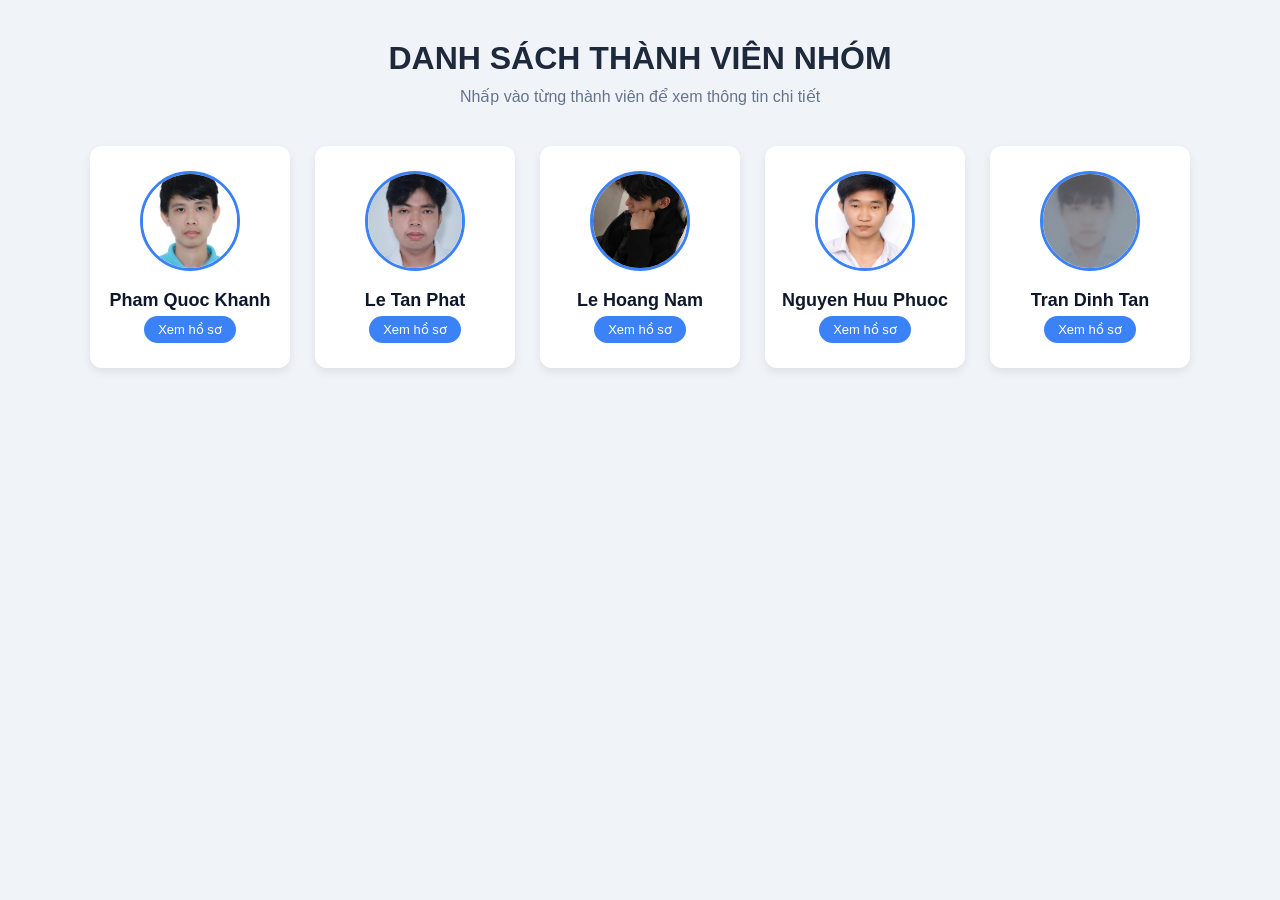
<file: index.html>
<!DOCTYPE html>
<html lang="vi">
<head>
    <meta charset="UTF-8">
    <meta name="viewport" content="width=device-width, initial-scale=1.0">
    <title>Giới Thiệu Nhóm 5 Thành Viên</title>
    <style>
        * {
            box-sizing: border-box;
            margin: 0;
            padding: 0;
            font-family: 'Segoe UI', Tahoma, Geneva, Verdana, sans-serif;
        }

        body {
            background-color: #f0f4f8;
            color: #333;
            text-align: center;
            padding: 40px 20px;
        }

        h1 {
            margin-bottom: 10px;
            color: #1e293b;
        }

        p.subtitle {
            color: #64748b;
            margin-bottom: 40px;
        }

        .team-container {
            display: flex;
            flex-wrap: wrap;
            justify-content: center;
            gap: 25px;
            max-width: 1100px;
            margin: 0 auto;
        }

        .member-card {
            background: #ffffff;
            width: 200px;
            padding: 25px 15px;
            border-radius: 12px;
            box-shadow: 0 4px 10px rgba(0, 0, 0, 0.08);
            text-decoration: none;
            color: inherit;
            transition: transform 0.25s ease, box-shadow 0.25s ease;
        }

        .member-card:hover {
            transform: translateY(-8px);
            box-shadow: 0 8px 20px rgba(0, 0, 0, 0.15);
        }

        .member-card img {
            width: 100px;
            height: 100px;
            border-radius: 50%;
            object-fit: cover;
            border: 3px solid #3b82f6;
            margin-bottom: 15px;
        }

        .member-card h3 {
            font-size: 18px;
            margin-bottom: 5px;
            color: #0f172a;
        }

        .member-card p {
            font-size: 14px;
            color: #64748b;
            margin-bottom: 15px;
        }

        .btn-view {
            display: inline-block;
            padding: 6px 14px;
            background-color: #3b82f6;
            color: #fff;
            border-radius: 20px;
            font-size: 13px;
            font-weight: 500;
        }
    </style>
</head>
<body>

    <h1>DANH SÁCH THÀNH VIÊN NHÓM</h1>
    <p class="subtitle">Nhấp vào từng thành viên để xem thông tin chi tiết</p>

    <div class="team-container">
        <a href="PhamQuocKhanh/thanhvien1.html" class="member-card">
            <img src="anh0.jpg"Avatar 2">
            <h3>Pham Quoc Khanh</h3>
            <span class="btn-view">Xem hồ sơ</span>
        </a>

        <a href="letanphat/letanphat.html" class="member-card">
            <img src="anh2.jpg" alt="Avatar 2">
            <h3>Le Tan Phat</h3>
            <span class="btn-view">Xem hồ sơ</span>
        </a>

        <a href="profile/LêHoàngNam-25050053.html" class="member-card">
            <img src="anh1.jpg" alt="Avatar 3">
            <h3>Le Hoang Nam</h3>
            <span class="btn-view">Xem hồ sơ</span>
        </a>

        <a href="Portflio_nguyen_huu_phuoc/nguyen_huu_phuoc.html" class="member-card">
            <img src="anh3.jpg" alt="Avatar 3">
            <h3>Nguyen Huu Phuoc</h3>
            <span class="btn-view">Xem hồ sơ</span>
        </a>

        <a href="TranDinhTan25050035/index.html" class="member-card">
            <img src="anh4.jpg" alt="Avatar 5">
            <h3>Tran Dinh Tan</h3>
            <span class="btn-view">Xem hồ sơ</span>
        </a>
    </div>

</body>
</html>
</file>
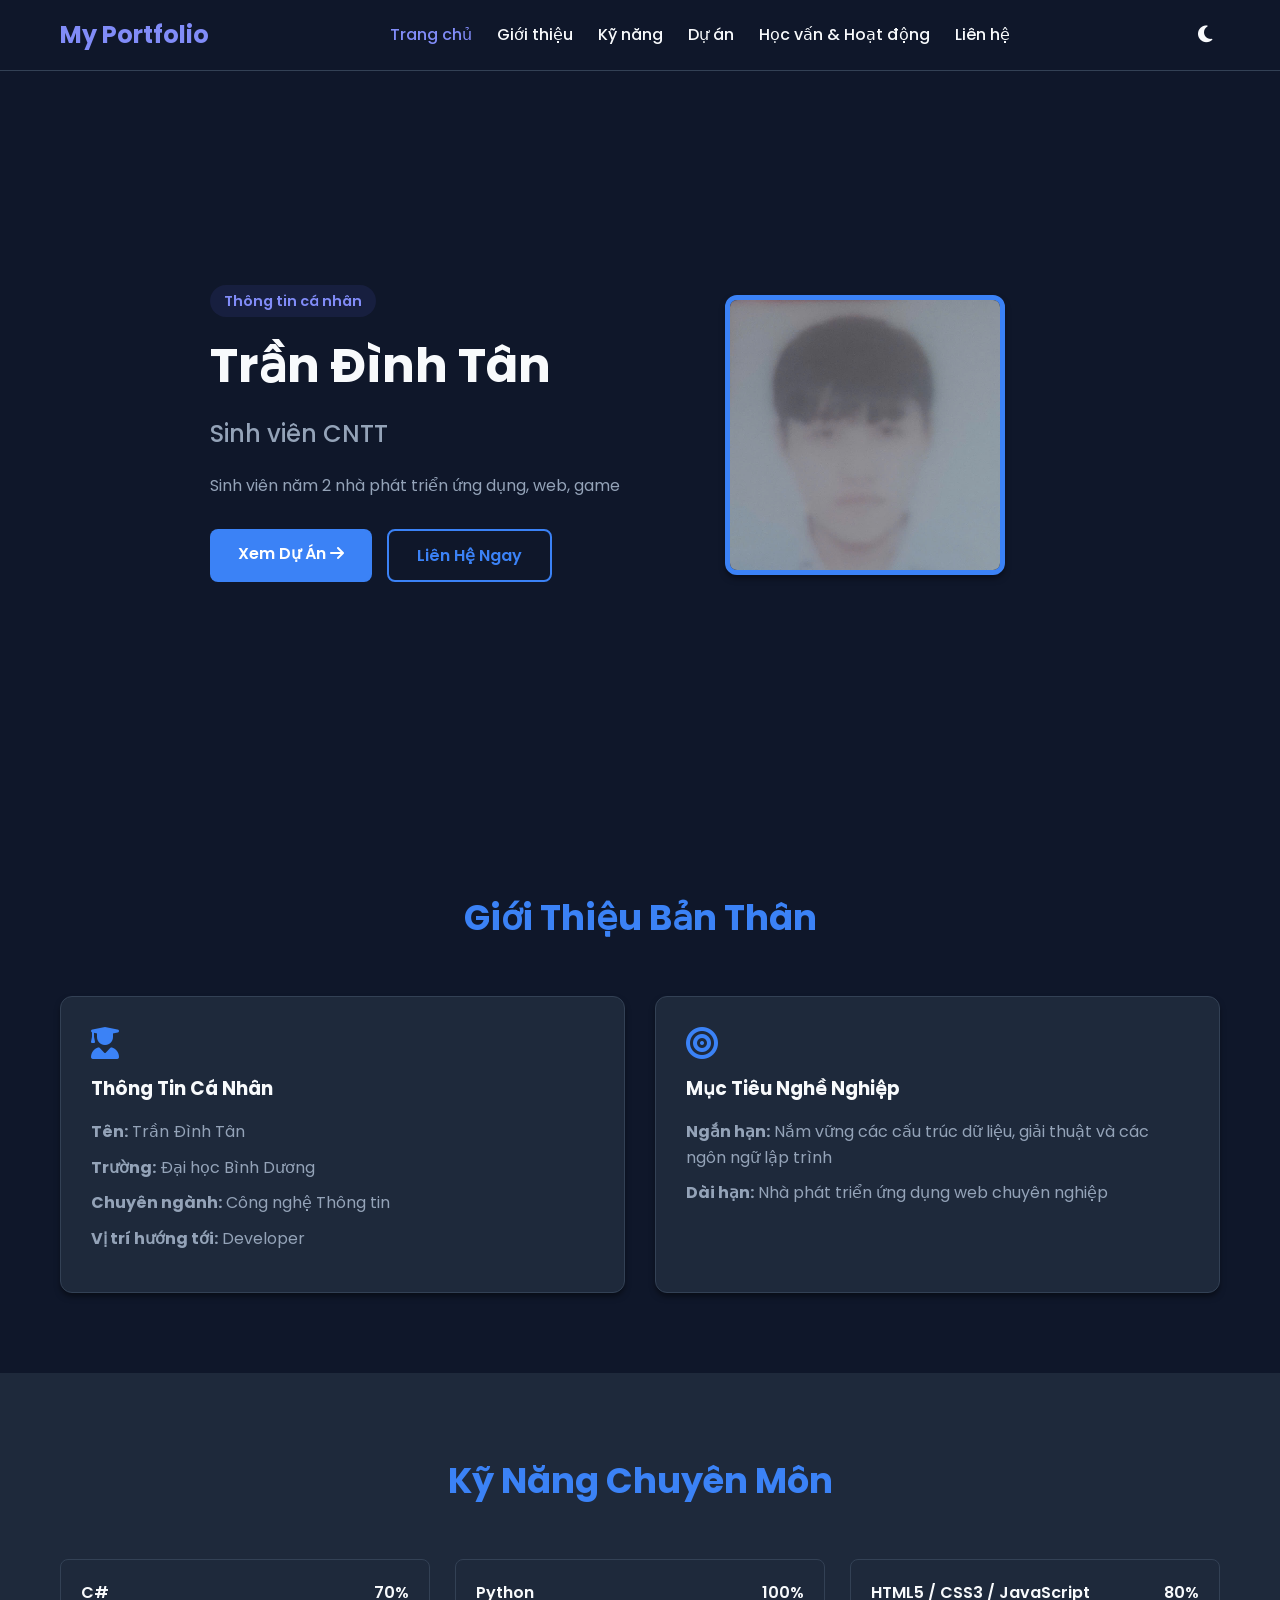
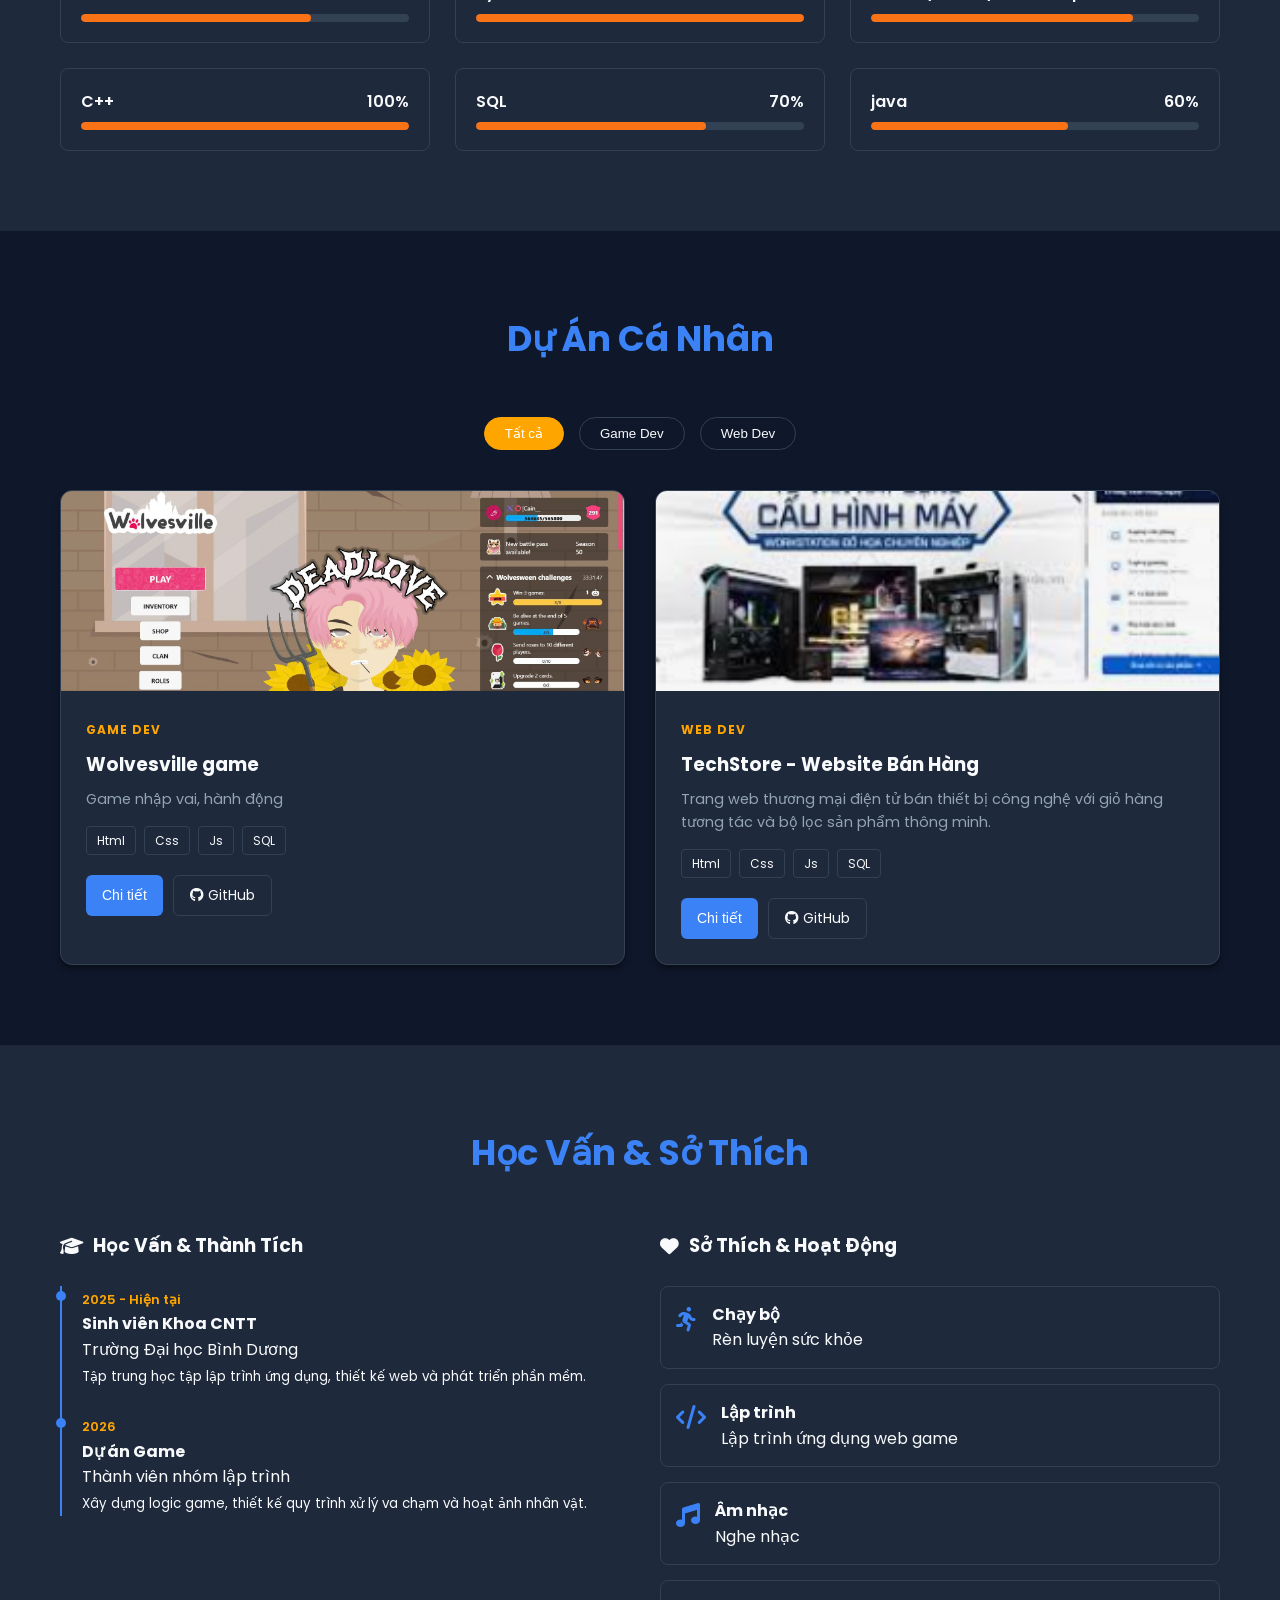
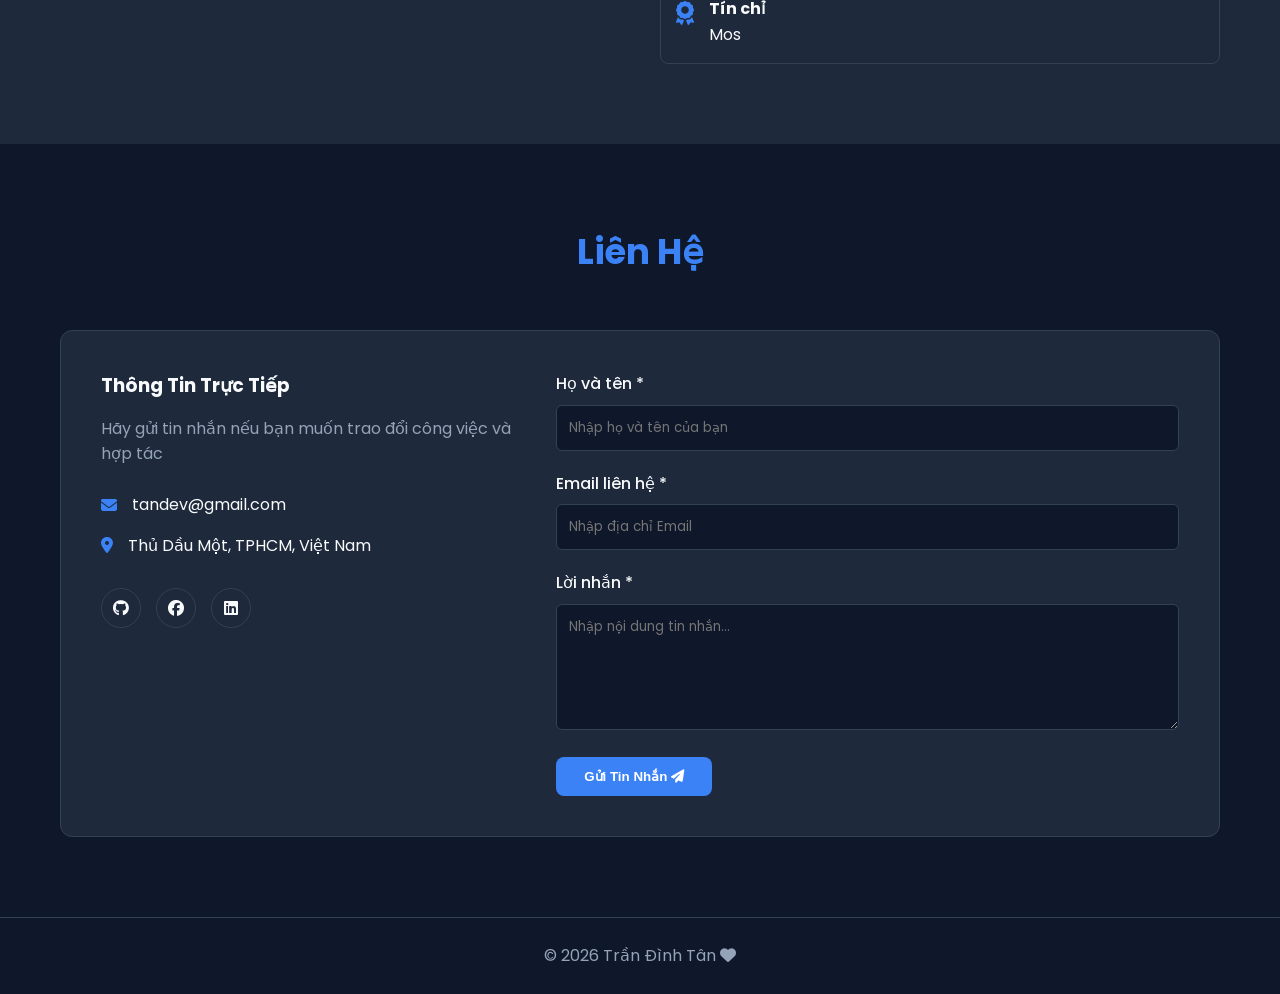
<file: TranDinhTan25050035/index.html>
<!DOCTYPE html>
<html lang="en">
<head>
    <meta charset="UTF-8">
    <meta name="viewport" content="width=device-width, initial-scale=1.0">
    <title>Portfolio</title>
    <link href="https://fonts.googleapis.com/css2?family=Poppins:wght@300;400;500;600;700&display=swap" rel="stylesheet">
    <link rel="stylesheet" href="https://cdnjs.cloudflare.com/ajax/libs/font-awesome/6.4.0/css/all.min.css">
    <link rel="stylesheet" href="styte.css">
</head>
<body class="dark-mode">

    
    <header class="header">
       
        <div class="container nav-container">
            <a href="#home" class="logo"><span>My Portfolio</span></a>
            
            <nav class="navbar" id="navbar">
                <ul>
                    <li><a href="#home" class="nav-link active">Trang chủ</a></li>
                    <li><a href="#about" class="nav-link">Giới thiệu</a></li>
                    <li><a href="#skills" class="nav-link">Kỹ năng</a></li>
                    <li><a href="#projects" class="nav-link">Dự án</a></li>
                    <li><a href="#experience" class="nav-link">Học vấn & Hoạt động</a></li>
                    <li><a href="#contact" class="nav-link">Liên hệ</a></li>
                </ul>
            </nav>

            <div class="nav-actions">
                <button id="theme-toggle" class="theme-btn" aria-label="Đổi giao diện">
                    <i class="fas fa-moon"></i>
                </button>
                <div class="hamburger" id="hamburger">
                    <i class="fas fa-bars"></i>
                </div>
            </div>
        </div>
    </header>

    
    <section id="home" class="hero">
        <div class="container hero-content">
            <div class="hero-text">
                <span class="badge">Thông tin cá nhân</span>
                <h1>Trần Đình Tân</h1>
                <h2>Sinh viên CNTT</h2>
                <p>Sinh viên năm 2 nhà phát triển ứng dụng, web, game</p>
                <div class="hero-btns">
                    <a href="#projects" class="btn btn-primary">Xem Dự Án <i class="fas fa-arrow-right"></i></a>
                    <a href="#contact" class="btn btn-outline">Liên Hệ Ngay</a>
                </div>
            </div>
            <div class="hero-img">
                <div class="img-wrapper">
                    <img src="anhhoso.jpg" alt="hoso">
                </div>
            </div>
        </div>
    </section>

  
    <section id="about" class="about section-padding">
        <div class="container">
            <h2 class="section-title"><span>Giới Thiệu Bản Thân</span></h2>
            <div class="about-grid">
                <div class="about-card">
                    <i class="fas fa-user-graduate icon"></i>
                    <h3>Thông Tin Cá Nhân</h3>
                    <ul>
                        <li><strong>Tên:</strong> Trần Đình Tân</li>
                        <li><strong>Trường:</strong> Đại học Bình Dương</li>
                        <li><strong>Chuyên ngành:</strong> Công nghệ Thông tin</li>
                        <li><strong>Vị trí hướng tới:</strong> Developer </li>
                    </ul>
                </div>

                <div class="about-card">
                    <i class="fas fa-bullseye icon"></i>
                    <h3>Mục Tiêu Nghề Nghiệp</h3>
                    <p><strong>Ngắn hạn:</strong> Nắm vững các cấu trúc dữ liệu, giải thuật và các ngôn ngữ lập trình</p>
                    <p><strong>Dài hạn:</strong> Nhà phát triển ứng dụng web chuyên nghiệp</p>
                </div>
            </div>
        </div>
    </section>


    <section id="skills" class="skills section-padding alt-bg">
        <div class="container">
            <h2 class="section-title"><span>Kỹ Năng Chuyên Môn</span></h2>
            <div class="skills-grid">
                <div class="skill-item">
                    <div class="skill-info">
                        <span>C#</span>
                        <span>70%</span>
                    </div>
                    <div class="progress-bar"><div class="progress" style="width: 70%;"></div></div>
                </div>

                <div class="skill-item">
                    <div class="skill-info">
                        <span>Python</span>
                        <span>100%</span>
                    </div>
                    <div class="progress-bar"><div class="progress" style="width: 100%;"></div></div>
                </div>

                <div class="skill-item">
                    <div class="skill-info">
                        <span>HTML5 / CSS3 / JavaScript</span>
                        <span>80%</span>
                    </div>
                    <div class="progress-bar"><div class="progress" style="width: 80%;"></div></div>
                </div>

                <div class="skill-item">
                    <div class="skill-info">
                        <span>C++</span>
                        <span>100%</span>
                    </div>
                    <div class="progress-bar"><div class="progress" style="width: 100%;"></div></div>
                </div>

                <div class="skill-item">
                    <div class="skill-info">
                        <span>SQL</span>
                        <span>70%</span>
                    </div>
                    <div class="progress-bar"><div class="progress" style="width: 70%;"></div></div>
                </div>

                <div class="skill-item">
                    <div class="skill-info">
                        <span>java</span>
                        <span>60%</span>
                    </div>
                    <div class="progress-bar"><div class="progress" style="width: 60%;"></div></div>
                </div>
            </div>
        </div>
    </section>

    
    <section id="projects" class="projects section-padding">
        <div class="container">
            <h2 class="section-title"><span> Dự Án Cá Nhân</span></h2>
            
            
            <div class="project-filter">
                <button class="filter-btn active" data-filter="all">Tất cả</button>
                <button class="filter-btn" data-filter="game">Game Dev</button>
                <button class="filter-btn" data-filter="web">Web Dev</button>
            </div>

            <div class="projects-grid">
                
                <div class="project-card" data-category="game">
                    <div class="card-img">
                        <img src="anhduan.jpg" alt="game">
                    </div>
                    <div class="card-body">
                        <span class="category-tag">Game Dev</span>
                        <h3>Wolvesville game</h3>
                        <p>Game nhập vai, hành động</p>
                        <div class="tech-stack">
                            <span>Html</span>
                            <span>Css</span>
                            <span>Js</span>
                            <span>SQL</span>
                        </div>
                        <div class="card-links">
                            <button class="btn-sm open-modal-btn" data-modal="modal">Chi tiết</button>
                            <a href="#" class="btn-sm outline" target="_blank"><i class="fab fa-github"></i> GitHub</a>
                        </div>
                    </div>
                </div>

                
                <div class="project-card" data-category="web">
                    <div class="card-img">
                        <img src="anhduan1.png" alt="duan">
                    </div>
                    <div class="card-body">
                        <span class="category-tag">Web Dev</span>
                        <h3>TechStore - Website Bán Hàng</h3>
                        <p>Trang web thương mại điện tử bán thiết bị công nghệ với giỏ hàng tương tác và bộ lọc sản phẩm thông minh.</p>
                        <div class="tech-stack">
                            <span>Html</span>
                            <span>Css</span>
                            <span>Js</span>
                            <span>SQL</span>
                        </div>
                        <div class="card-links">
                            <button class="btn-sm open-modal-btn" data-modal="modal-web">Chi tiết</button>
                            <a href="#" class="btn-sm outline" target="_blank"><i class="fab fa-github"></i> GitHub</a>
                        </div>
                    </div>
                </div>
            </div>
        </div>
    </section>


    <section id="experience" class="experience section-padding alt-bg">
        <div class="container">
            <h2 class="section-title"><span>Học Vấn & Sở Thích</span></h2>
            <div class="exp-grid">
                <div class="exp-column">
                    <h3><i class="fas fa-graduation-cap"></i> Học Vấn & Thành Tích</h3>
                    <div class="timeline">
                        <div class="timeline-item">
                            <span class="date">2025 - Hiện tại</span>
                            <h4>Sinh viên Khoa CNTT</h4>
                            <p>Trường Đại học Bình Dương</p>
                            <small>Tập trung học tập lập trình ứng dụng, thiết kế web và phát triển phần mềm.</small>
                        </div>
                        <div class="timeline-item">
                            <span class="date">2026</span>
                            <h4>Dự án Game</h4>
                            <p>Thành viên nhóm lập trình</p>
                            <small>Xây dựng logic game, thiết kế quy trình xử lý va chạm và hoạt ảnh nhân vật.</small>
                        </div>
                    </div>
                </div>

                <div class="exp-column">
                    <h3><i class="fas fa-heart"></i> Sở Thích & Hoạt Động</h3>
                    <div class="hobbies-list">
                        <div class="hobby-card">
                            <i class="fas fa-running"></i>
                            <div>
                                <h4>Chạy bộ</h4>
                                <p>Rèn luyện sức khỏe</p>
                            </div>
                        </div>
                        <div class="hobby-card">
                            <i class="fas fa-code"></i>
                            <div>
                                <h4>Lập trình</h4>
                                <p>Lập trình ứng dụng web game</p>
                            </div>
                        </div>
                        <div class="hobby-card">
                            <i class="fas fa-music"></i>
                            <div>
                                <h4>Âm nhạc</h4>
                                <p>Nghe nhạc</p>
                            </div>
                        </div>
                        <div class="hobby-card">
                            <i class="fas fa-award"></i>
                            <div>
                                <h4>Tín chỉ</h4>
                                <p>Mos</p>
                            </div>
                        </div>
                    </div>
                </div>
            </div>
        </div>
    </section>

    
    <section id="contact" class="contact section-padding">
        <div class="container">
            <h2 class="section-title"><span>Liên Hệ</span></h2>
            <div class="contact-wrapper">
                <div class="contact-info">
                    <h3>Thông Tin Trực Tiếp</h3>
                    <p>Hãy gửi tin nhắn nếu bạn muốn trao đổi công việc và hợp tác</p>
                    <div class="info-item">
                        <i class="fas fa-envelope"></i>
                        <span>tandev@gmail.com</span>
                    </div>
                    <div class="info-item">
                        <i class="fas fa-location-dot"></i>
                        <span>Thủ Dầu Một, TPHCM, Việt Nam</span>
                    </div>
                    <div class="social-links">
                        <a href="#"><i class="fab fa-github"></i></a>
                        <a href="#"><i class="fab fa-facebook"></i></a>
                        <a href="#"><i class="fab fa-linkedin"></i></a>
                    </div>
                </div>

                <form id="contact-form" class="contact-form" novalidate>
                    <div class="form-group">
                        <label for="name">Họ và tên *</label>
                        <input type="text" id="name" name="name" placeholder="Nhập họ và tên của bạn">
                        <span class="error-msg" id="name-error">Vui lòng nhập họ tên!</span>
                    </div>

                    <div class="form-group">
                        <label for="email">Email liên hệ *</label>
                        <input type="email" id="email" name="email" placeholder="Nhập địa chỉ Email">
                        <span class="error-msg" id="email-error">Vui lòng nhập email hợp lệ!</span>
                    </div>

                    <div class="form-group">
                        <label for="message">Lời nhắn *</label>
                        <textarea id="message" name="message" rows="5" placeholder="Nhập nội dung tin nhắn..."></textarea>
                        <span class="error-msg" id="message-error">Nội dung tin nhắn không được để trống!</span>
                    </div>

                    <button type="submit" class="btn btn-primary">Gửi Tin Nhắn <i class="fas fa-paper-plane"></i></button>
                    <div id="form-success" class="success-msg"><i class="fas fa-check-circle"></i> Tin nhắn của bạn đã được gửi thành công!</div>
                </form>
            </div>
        </div>
    </section>

  
    <footer class="footer">
        <div class="container">
            <p>&copy; 2026 Trần Đình Tân <i class="fas fa-heart text-danger"></i></p>
        </div>
    </footer>

   
    <button id="scroll-to-top" class="scroll-top-btn" aria-label="Lên đầu trang">
        <i class="fas fa-arrow-up"></i>
    </button>

    
  
<div class="modal" id="modal">
    <div class="modal-content">
        <span class="close-modal">&times;</span>
        <h2>Wolvesville Game Web App</h2>
        <img src="anhduan.jpg" alt="Wolvesville Game">
        
        <p><strong>Mô tả chi tiết:</strong> Dự án mô phỏng/phát triển giao diện và cơ chế tương tác của tựa game Ma Sói Wolvesville trên nền tảng Web với đầy đủ menu chức năng và hệ thống nhiệm vụ sinh động.</p>
        
        <p><strong>Công nghệ sử dụng:</strong> HTML5, CSS3, JavaScript , SQL Database.</p>
        
        <h3>Tính năng chính:</h3>
        <ul>
            <li>Giao diện menu chính tương tác: Play, Inventory, Shop, Clan, Roles.</li>
            <li>Hệ thống theo dõi tiến trình nhiệm vụ (Challenges) và Battle Pass.</li>
            <li>Lưu trữ thông tin người dùng và vật phẩm bằng cơ sở dữ liệu SQL.</li>
            <li>Tối ưu trải nghiệm mượt mà, phản hồi nhanh trên trình duyệt.</li>
        </ul>
    </div>
</div>

    

<div class="modal" id="modal-web">
    <div class="modal-content">
        <span class="close-modal">&times;</span>
        <h2>TechStore - Website Bán Hàng & Build PC</h2>
        <img src="anhduan1.png" alt="TechStore Demo" style="width:100%; border-radius:8px; margin: 10px 0;">
        
        <p><strong>Mô tả dự án:</strong> Website thương mại điện tử chuyên kinh doanh thiết bị công nghệ và hỗ trợ công cụ Build PC trực tuyến với giao diện hiện đại, tối ưu trải nghiệm người dùng.</p>
        
        <p><strong>Công nghệ sử dụng:</strong> HTML5, CSS3, JavaScript , SQL Database.</p>
        
        <h3>Tính năng chính:</h3>
        <ul>
            <li>Công cụ hỗ trợ người dùng tự lựa chọn và xây dựng cấu hình PC theo ngân sách.</li>
            <li>Bộ lọc tìm kiếm sản phẩm thông minh theo danh mục (Laptop, PC Gaming, Đồ họa).</li>
            <li>Xử lý giỏ hàng mượt mà, tự động tính tổng tiền không cần tải lại trang.</li>
            <li>Kiểm tra và xác thực dữ liệu đơn hàng (Form Validation) trước khi gửi dữ liệu.</li>
        </ul>
    </div>
</div>


    <script src="script.js"></script>
</body>
</html>
</file>
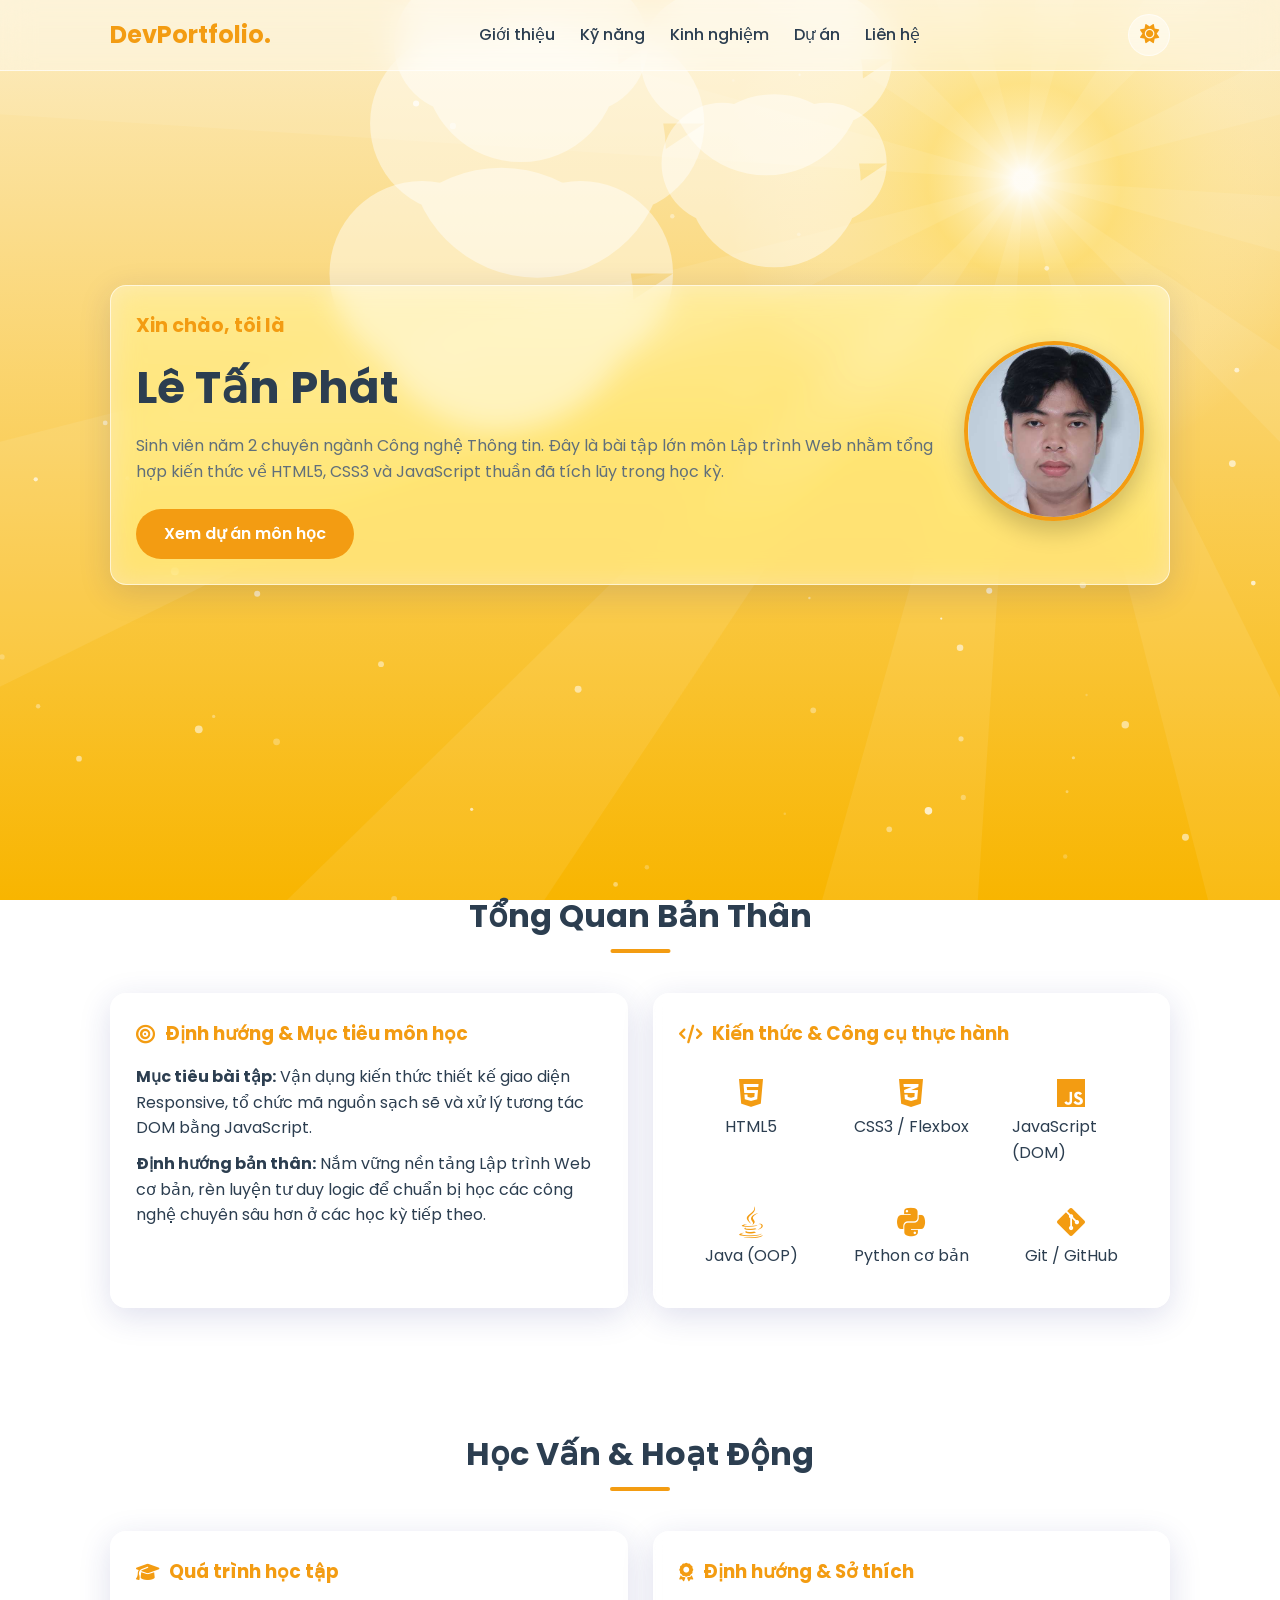
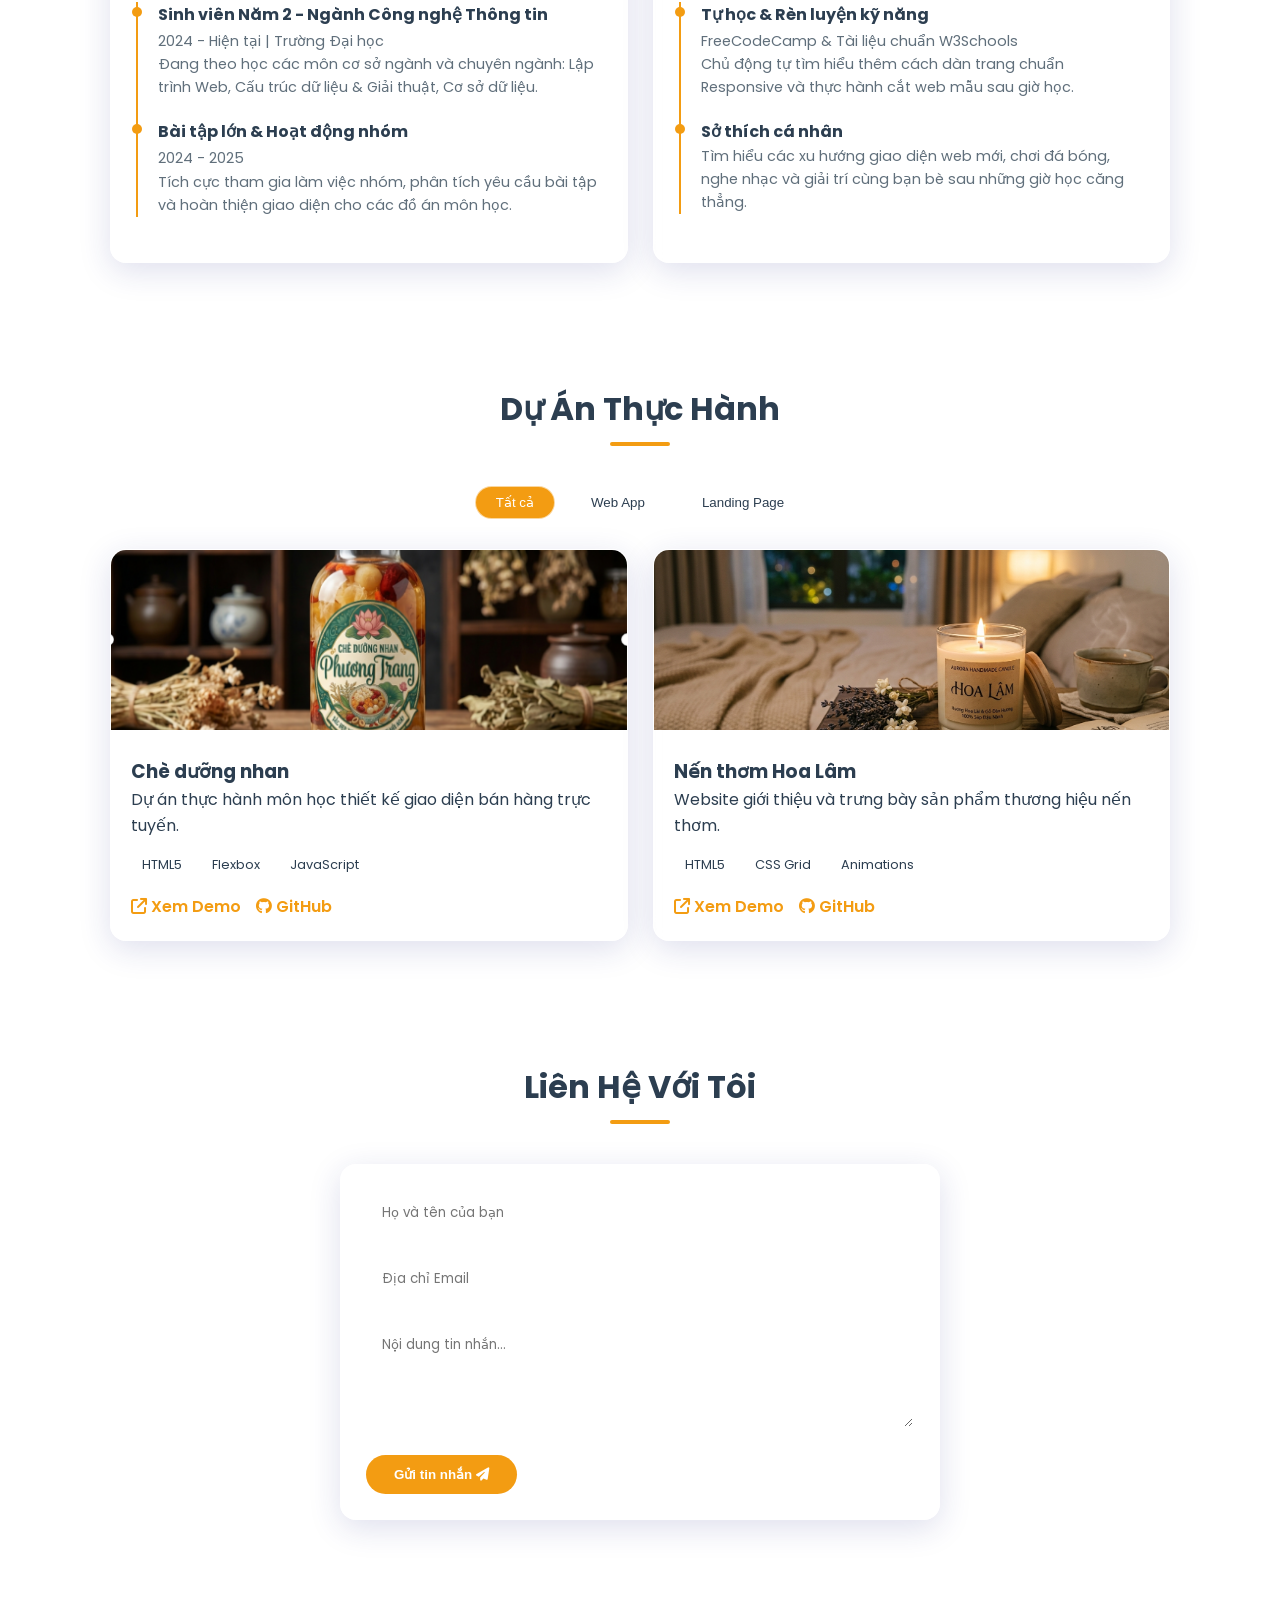
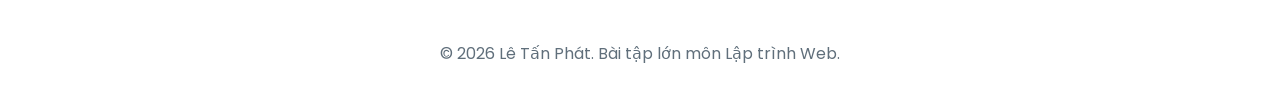
<file: Bài Giữa Kỳ Thiết Kế Web/bài-giữa-kỳ-thiết-kế-web.html>
<!doctype html>
<html lang="vi">
  <head>
    <meta charset="UTF-8" />
    <meta name="viewport" content="width=device-width, initial-scale=1.0" />
    <title>Portfolio Cá Nhân - Lê Tấn Phát</title>

    <!-- Font Awesome Icons CDN -->
    <link
      rel="stylesheet"
      href="https://cdnjs.cloudflare.com/ajax/libs/font-awesome/6.5.1/css/all.min.css"
    />

    <!-- Google Fonts -->
    <link
      href="https://fonts.googleapis.com/css2?family=Poppins:wght@300;400;500;600;700&display=swap"
      rel="stylesheet"
    />

    <!-- File CSS Tách Riêng -->
    <link rel="stylesheet" href="bài-giữa-kỳ-thiết-kế-web.css" />
  </head>
  <body data-theme="sunny">
    <!-- CANVAS HIỆU ỨNG THỜI TIẾT (NẮNG / MƯA) -->
    <canvas id="weatherCanvas"></canvas>

    <!-- HEADER / NAVBAR -->
    <header>
      <div class="container">
        <nav>
          <div class="logo">DevPortfolio.</div>
          <ul class="nav-links" id="navLinks">
            <li><a href="#about">Giới thiệu</a></li>
            <li><a href="#skills">Kỹ năng</a></li>
            <li><a href="#experience">Kinh nghiệm</a></li>
            <li><a href="#projects">Dự án</a></li>
            <li><a href="#contact">Liên hệ</a></li>
          </ul>
          <div class="nav-actions">
            <!-- NÚT BẤM ĐỔI HIỆU ỨNG NẮNG / MƯA -->
            <button
              class="theme-toggle-btn"
              id="themeToggle"
              type="button"
              title="Bấm để đổi Nắng / Mưa"
            >
              <i class="fa-solid fa-sun" id="themeIcon"></i>
            </button>
            <div class="hamburger" id="hamburger">
              <i class="fa-solid fa-bars"></i>
            </div>
          </div>
        </nav>
      </div>
    </header>

    <main class="container">
      <!-- I. GIỚI THIỆU BẢN THÂN (HERO SECTION) -->
      <section id="about" class="hero">
        <div class="hero-content glass-card">
          <div class="hero-text">
            <h3>Xin chào, tôi là</h3>
            <h1>Lê Tấn Phát</h1>
            <p>
              Sinh viên năm 2 chuyên ngành Công nghệ Thông tin. Đây là bài tập
              lớn môn Lập trình Web nhằm tổng hợp kiến thức về HTML5, CSS3 và
              JavaScript thuần đã tích lũy trong học kỳ.
            </p>
            <a href="#projects" class="btn">Xem dự án môn học</a>
          </div>
          <div class="hero-avatar">
            <img
              src="ảnh cá nhân(1).png"
              alt="Ảnh đại diện Lê Tấn Phát"
              class="avatar-img"
              onerror="this.src = 'https://via.placeholder.com/180?text=Avatar'"
            />
          </div>
        </div>
      </section>

      <!-- II. TỔNG QUAN & CÔNG NGHỆ ĐANG HỌC -->
      <section id="skills">
        <h2 class="section-title">Tổng Quan Bản Thân</h2>
        <div class="grid-2">
          <div class="card glass-card">
            <h3>
              <i class="fa-solid fa-bullseye"></i> Định hướng & Mục tiêu môn học
            </h3>
            <p>
              <strong>Mục tiêu bài tập:</strong> Vận dụng kiến thức thiết kế
              giao diện Responsive, tổ chức mã nguồn sạch sẽ và xử lý tương tác
              DOM bằng JavaScript.
            </p>
            <p style="margin-top: 10px">
              <strong>Định hướng bản thân:</strong> Nắm vững nền tảng Lập trình
              Web cơ bản, rèn luyện tư duy logic để chuẩn bị học các công nghệ
              chuyên sâu hơn ở các học kỳ tiếp theo.
            </p>
          </div>

          <div class="card glass-card">
            <h3>
              <i class="fa-solid fa-code"></i> Kiến thức & Công cụ thực hành
            </h3>
            <div class="skills-grid">
              <div class="skill-item">
                <i class="fa-brands fa-html5"></i>
                <div>HTML5</div>
              </div>
              <div class="skill-item">
                <i class="fa-brands fa-css3-alt"></i>
                <div>CSS3 / Flexbox</div>
              </div>
              <div class="skill-item">
                <i class="fa-brands fa-js"></i>
                <div>JavaScript (DOM)</div>
              </div>
              <div class="skill-item">
                <i class="fa-brands fa-java"></i>
                <div>Java (OOP)</div>
              </div>
              <div class="skill-item">
                <i class="fa-brands fa-python"></i>
                <div>Python cơ bản</div>
              </div>
              <div class="skill-item">
                <i class="fa-brands fa-git-alt"></i>
                <div>Git / GitHub</div>
              </div>
            </div>
          </div>
        </div>
      </section>

      <!-- III. HỌC VẤN & QUÁ TRÌNH HỌC TẬP -->
      <section id="experience">
        <h2 class="section-title">Học Vấn & Hoạt Động</h2>
        <div class="grid-2">
          <div class="card glass-card">
            <h3>
              <i class="fa-solid fa-graduation-cap"></i> Quá trình học tập
            </h3>
            <div class="timeline">
              <div class="timeline-item">
                <h4>Sinh viên Năm 2 - Ngành Công nghệ Thông tin</h4>
                <span>2024 - Hiện tại | Trường Đại học</span>
                <p>
                  Đang theo học các môn cơ sở ngành và chuyên ngành: Lập trình
                  Web, Cấu trúc dữ liệu & Giải thuật, Cơ sở dữ liệu.
                </p>
              </div>
              <div class="timeline-item">
                <h4>Bài tập lớn & Hoạt động nhóm</h4>
                <span>2024 - 2025</span>
                <p>
                  Tích cực tham gia làm việc nhóm, phân tích yêu cầu bài tập và
                  hoàn thiện giao diện cho các đồ án môn học.
                </p>
              </div>
            </div>
          </div>

          <div class="card glass-card">
            <h3><i class="fa-solid fa-award"></i> Định hướng & Sở thích</h3>
            <div class="timeline">
              <div class="timeline-item">
                <h4>Tự học & Rèn luyện kỹ năng</h4>
                <span>FreeCodeCamp & Tài liệu chuẩn W3Schools</span>
                <p>
                  Chủ động tự tìm hiểu thêm cách dàn trang chuẩn Responsive và
                  thực hành cắt web mẫu sau giờ học.
                </p>
              </div>
              <div class="timeline-item">
                <h4>Sở thích cá nhân</h4>
                <p>
                  Tìm hiểu các xu hướng giao diện web mới, chơi đá bóng, nghe
                  nhạc và giải trí cùng bạn bè sau những giờ học căng thẳng.
                </p>
              </div>
            </div>
          </div>
        </div>
      </section>

      <!-- IV. DỰ ÁN MÔN HỌC -->
      <section id="projects">
        <h2 class="section-title">Dự Án Thực Hành</h2>

        <div class="filter-btns">
          <button class="filter-btn active" data-filter="all">Tất cả</button>
          <button class="filter-btn" data-filter="web">Web App</button>
          <button class="filter-btn" data-filter="landing">Landing Page</button>
        </div>

        <div class="projects-grid">
          <div class="project-card glass-card" data-category="web">
            <img
              src="Dự án 1.png"
              alt="Dự án Chè dưỡng nhan"
              class="project-img"
              onerror="
                this.src =
                  'https://via.placeholder.com/400x220?text=Che+Duong+Nhan'
              "
            />
            <div class="project-info">
              <h3>Chè dưỡng nhan</h3>
              <p>
                Dự án thực hành môn học thiết kế giao diện bán hàng trực tuyến.
              </p>
              <div class="project-tags">
                <span class="tag">HTML5</span>
                <span class="tag">Flexbox</span>
                <span class="tag">JavaScript</span>
              </div>
              <div class="project-links">
                <a href="#" target="_blank"
                  ><i class="fa-solid fa-external-link"></i> Xem Demo</a
                >
                <a href="#" target="_blank"
                  ><i class="fa-brands fa-github"></i> GitHub</a
                >
              </div>
            </div>
          </div>

          <div class="project-card glass-card" data-category="landing">
            <img
              src="Dự án 2.png"
              alt="Nến thơm Hoa Lâm"
              class="project-img"
              onerror="
                this.src =
                  'https://via.placeholder.com/400x220?text=Nen+Thom+Hoa+Lam'
              "
            />
            <div class="project-info">
              <h3>Nến thơm Hoa Lâm</h3>
              <p>
                Website giới thiệu và trưng bày sản phẩm thương hiệu nến thơm.
              </p>
              <div class="project-tags">
                <span class="tag">HTML5</span>
                <span class="tag">CSS Grid</span>
                <span class="tag">Animations</span>
              </div>
              <div class="project-links">
                <a href="#" target="_blank"
                  ><i class="fa-solid fa-external-link"></i> Xem Demo</a
                >
                <a href="#" target="_blank"
                  ><i class="fa-brands fa-github"></i> GitHub</a
                >
              </div>
            </div>
          </div>
        </div>
      </section>

      <!-- V. LIÊN HỆ -->
      <section id="contact">
        <h2 class="section-title">Liên Hệ Với Tôi</h2>
        <div class="card glass-card contact-card">
          <form id="contactForm">
            <div class="form-group">
              <input
                type="text"
                id="nameInput"
                placeholder="Họ và tên của bạn"
                required
              />
            </div>
            <div class="form-group">
              <input
                type="email"
                id="emailInput"
                placeholder="Địa chỉ Email"
                required
              />
            </div>
            <div class="form-group">
              <textarea
                id="messageInput"
                placeholder="Nội dung tin nhắn..."
                rows="4"
                required
              ></textarea>
            </div>
            <button type="submit" class="btn">
              Gửi tin nhắn <i class="fa-solid fa-paper-plane"></i>
            </button>
          </form>
        </div>
      </section>
    </main>

    <!-- FOOTER -->
    <footer>
      <p>&copy; 2026 Lê Tấn Phát. Bài tập lớn môn Lập trình Web.</p>
    </footer>

    <!-- NÚT SCROLL TO TOP -->
    <button class="scroll-top" id="scrollTopBtn" title="Lên đầu trang">
      <i class="fa-solid fa-arrow-up"></i>
    </button>

    <!-- TOAST NOTIFICATION -->
    <div id="toast" class="toast">Gửi tin nhắn thành công!</div>

    <!-- 🟢 ĐÃ GẮN FILE JAVASCRIPT XỬ LÝ SỰ KIỆN NẮNG / MƯA NẰM CHUNG THƯ MỤC -->
    <script src="bài-giữa-kỳ-thiết-kế-web.js"></script>
  </body>
</html>
</file>
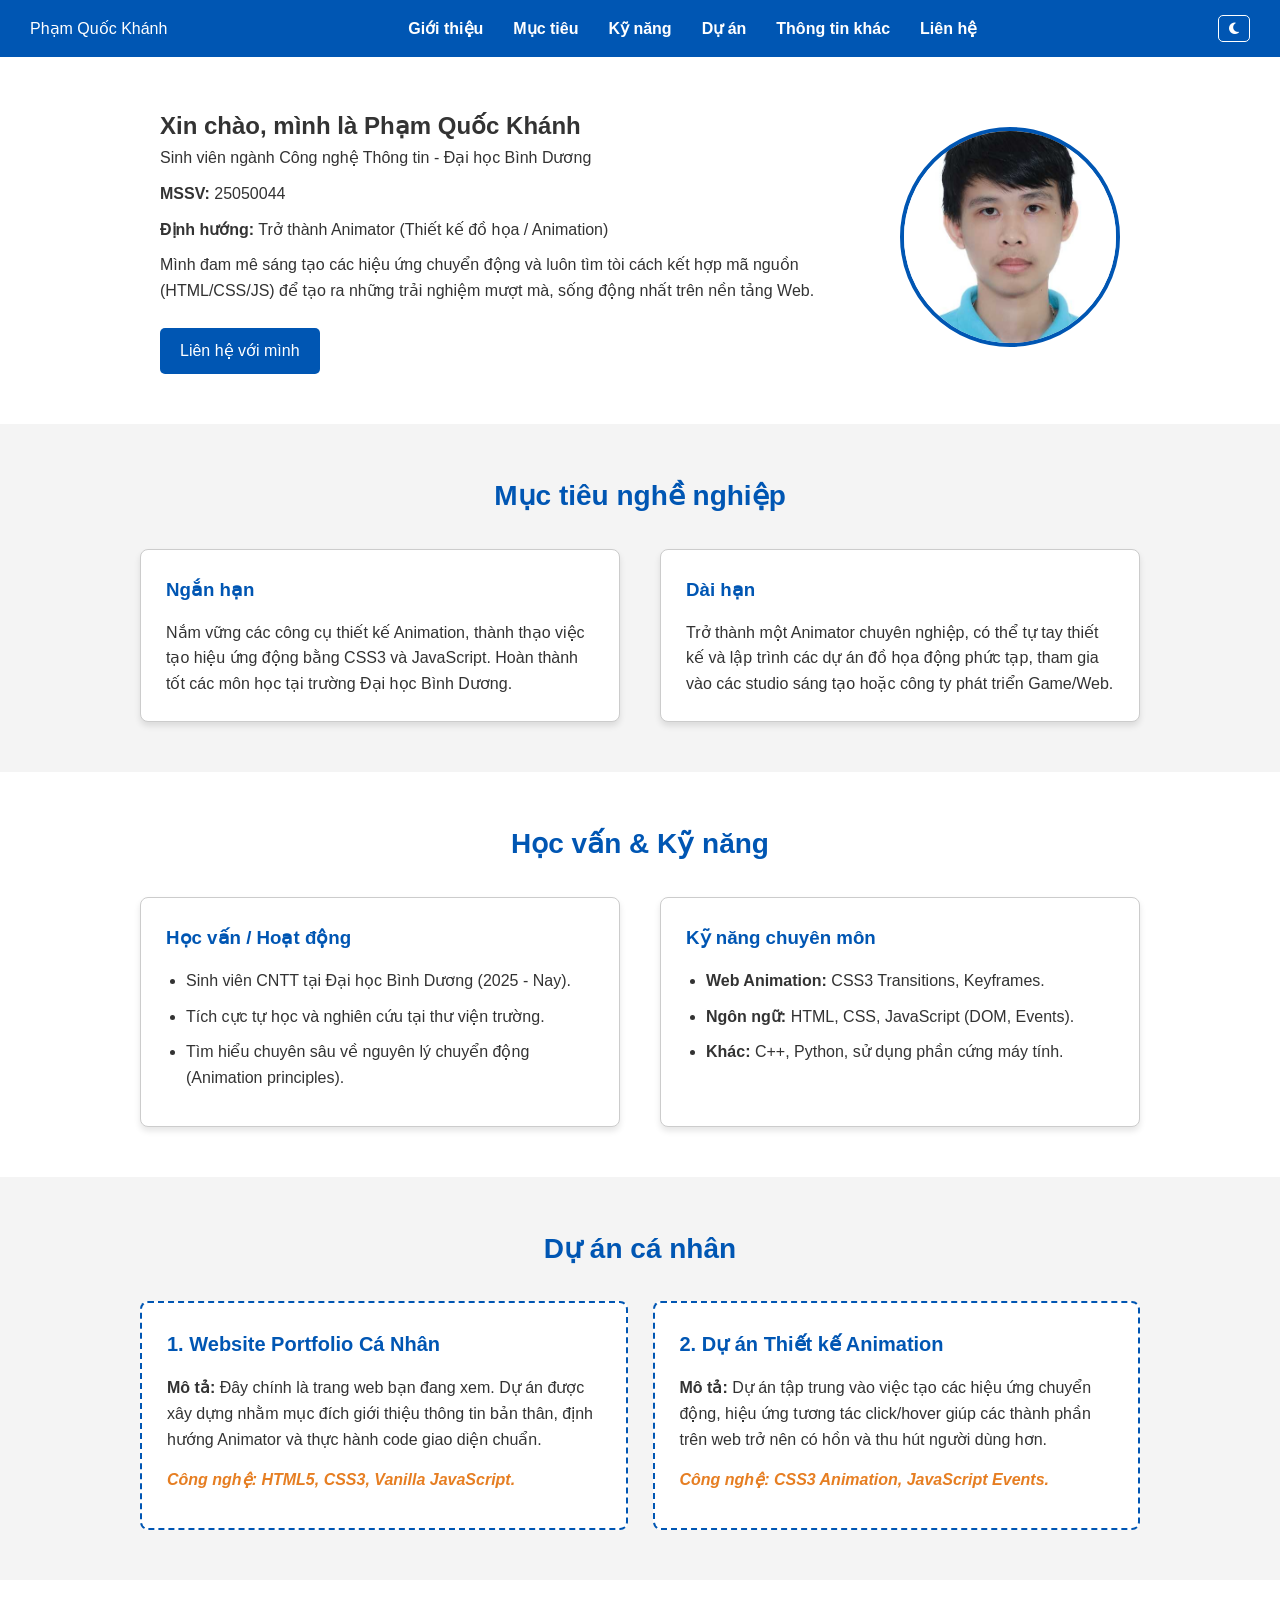
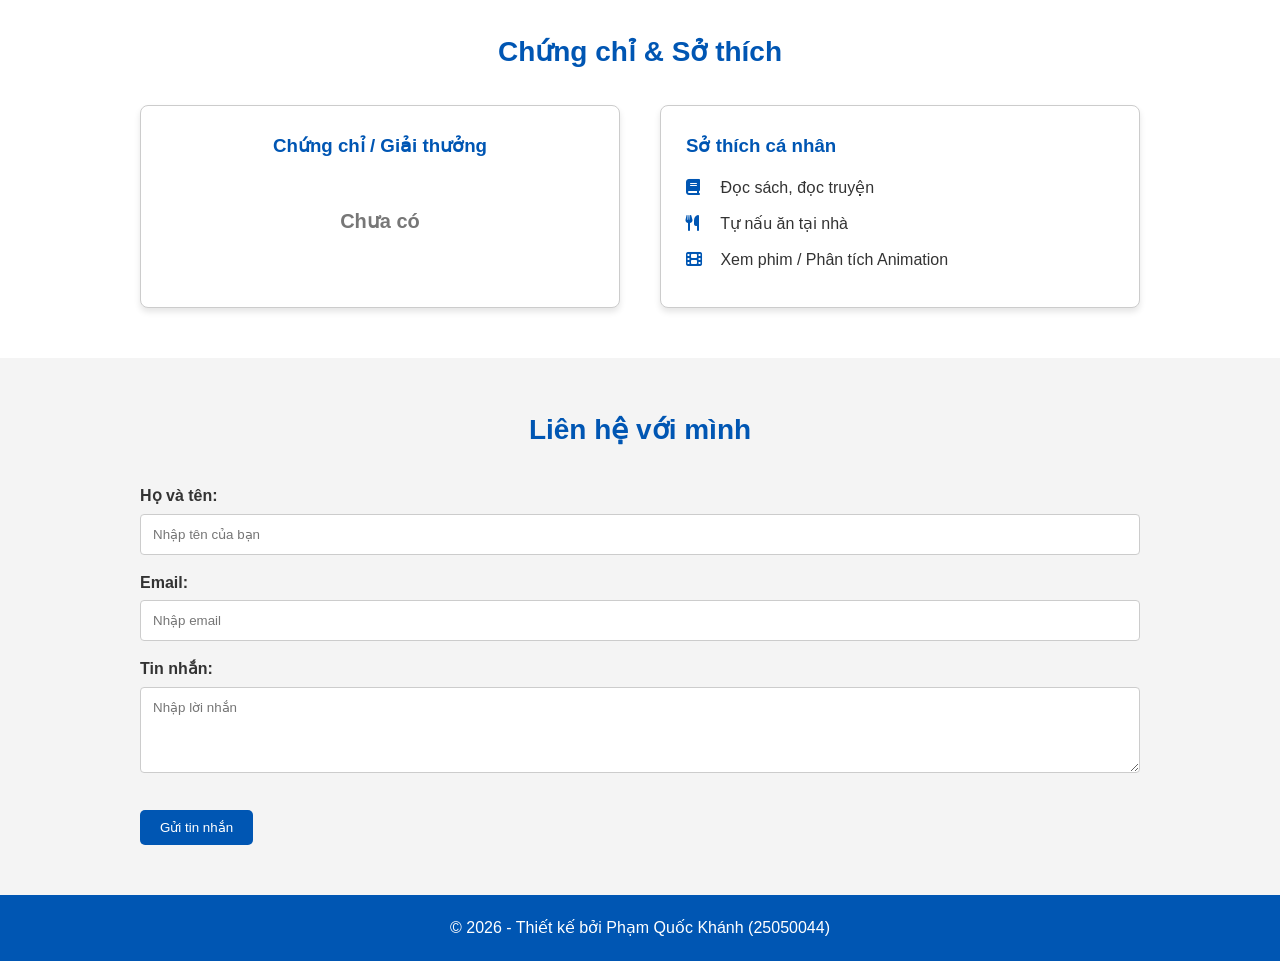
<file: PhamQuocKhanh/thanhvien1.html>
<!DOCTYPE html>
<html lang="vi">
<head>
    <meta charset="UTF-8">
    <meta name="viewport" content="width=device-width, initial-scale=1.0">
    <title>Portfolio | Phạm Quốc Khánh</title>
    <link rel="stylesheet" href="css/style.css">
    <link rel="stylesheet" href="https://cdnjs.cloudflare.com/ajax/libs/font-awesome/6.4.0/css/all.min.css">
</head>
<body>

    <header>
        <div class="logo">Phạm Quốc Khánh</div>
        <nav>
            <ul id="menu">
                <li><a href="#gioi-thieu">Giới thiệu</a></li>
                <li><a href="#muc-tieu">Mục tiêu</a></li>
                <li><a href="#ky-nang">Kỹ năng</a></li>
                <li><a href="#du-an">Dự án</a></li>
                <li><a href="#thong-tin-them">Thông tin khác</a></li>
                <li><a href="#lien-he">Liên hệ</a></li>
            </ul>
        </nav>
        <div class="menu-btn" id="mobile-btn"><i class="fas fa-bars"></i></div>
        <button id="dark-mode-btn" class="btn-darkmode"><i class="fas fa-moon"></i></button>
    </header>

    <main>
        <section id="gioi-thieu" class="banner">
            <div class="info">
                <h1>Xin chào, mình là Phạm Quốc Khánh</h1>
                <p>Sinh viên ngành Công nghệ Thông tin - Đại học Bình Dương</p>
                <p><strong>MSSV:</strong> 25050044</p>
                <p><strong>Định hướng:</strong> Trở thành Animator (Thiết kế đồ họa / Animation)</p>
                <p>Mình đam mê sáng tạo các hiệu ứng chuyển động và luôn tìm tòi cách kết hợp mã nguồn (HTML/CSS/JS) để tạo ra những trải nghiệm mượt mà, sống động nhất trên nền tảng Web.</p>
                <a href="#lien-he" class="btn">Liên hệ với mình</a>
            </div>
            <div class="avatar">
                <img src="image/download.png" alt="Ảnh đại diện của Khánh">
            </div>
        </section>

        <section id="muc-tieu" class="bg-gray">
            <h2 class="section-title">Mục tiêu nghề nghiệp</h2>
            <div class="box-container">
                <div class="box">
                    <h3>Ngắn hạn</h3>
                    <p>Nắm vững các công cụ thiết kế Animation, thành thạo việc tạo hiệu ứng động bằng CSS3 và JavaScript. Hoàn thành tốt các môn học tại trường Đại học Bình Dương.</p>
                </div>
                <div class="box">
                    <h3>Dài hạn</h3>
                    <p>Trở thành một Animator chuyên nghiệp, có thể tự tay thiết kế và lập trình các dự án đồ họa động phức tạp, tham gia vào các studio sáng tạo hoặc công ty phát triển Game/Web.</p>
                </div>
            </div>
        </section>

        <section id="ky-nang">
            <h2 class="section-title">Học vấn & Kỹ năng</h2>
            <div class="box-container">
                <div class="box">
                    <h3>Học vấn / Hoạt động</h3>
                    <ul>
                        <li>Sinh viên CNTT tại Đại học Bình Dương (2025 - Nay).</li>
                        <li>Tích cực tự học và nghiên cứu tại thư viện trường.</li>
                        <li>Tìm hiểu chuyên sâu về nguyên lý chuyển động (Animation principles).</li>
                    </ul>
                </div>
                <div class="box">
                    <h3>Kỹ năng chuyên môn</h3>
                    <ul>
                        <li><strong>Web Animation:</strong> CSS3 Transitions, Keyframes.</li>
                        <li><strong>Ngôn ngữ:</strong> HTML, CSS, JavaScript (DOM, Events).</li>
                        <li><strong>Khác:</strong> C++, Python, sử dụng phần cứng máy tính.</li>
                    </ul>
                </div>
            </div>
        </section>

        <section id="du-an" class="bg-gray">
            <h2 class="section-title">Dự án cá nhân</h2>
            <div class="project-grid">
                <div class="project-card no-img">
                    <div class="project-info">
                        <h3>1. Website Portfolio Cá Nhân</h3>
                        <p><strong>Mô tả:</strong> Đây chính là trang web bạn đang xem. Dự án được xây dựng nhằm mục đích giới thiệu thông tin bản thân, định hướng Animator và thực hành code giao diện chuẩn.</p>
                        <p class="tech"><strong>Công nghệ:</strong> HTML5, CSS3, Vanilla JavaScript.</p>
                    </div>
                </div>
                <div class="project-card no-img">
                    <div class="project-info">
                        <h3>2. Dự án Thiết kế Animation</h3>
                        <p><strong>Mô tả:</strong> Dự án tập trung vào việc tạo các hiệu ứng chuyển động, hiệu ứng tương tác click/hover giúp các thành phần trên web trở nên có hồn và thu hút người dùng hơn.</p>
                        <p class="tech"><strong>Công nghệ:</strong> CSS3 Animation, JavaScript Events.</p>
                    </div>
                </div>
            </div>
        </section>

        <section id="thong-tin-them">
            <h2 class="section-title">Chứng chỉ & Sở thích</h2>
            <div class="box-container">
                <div class="box text-center">
                    <h3>Chứng chỉ / Giải thưởng</h3>
                    <p class="no-cert">Chưa có</p>
                </div>
                <div class="box">
                    <h3>Sở thích cá nhân</h3>
                    <ul class="hobby-list">
                        <li><i class="fas fa-book"></i> Đọc sách, đọc truyện</li>
                        <li><i class="fas fa-utensils"></i> Tự nấu ăn tại nhà</li>
                        <li><i class="fas fa-film"></i> Xem phim / Phân tích Animation</li>
                    </ul>
                </div>
            </div>
        </section>

        <section id="lien-he" class="bg-gray">
            <h2 class="section-title">Liên hệ với mình</h2>
            <form id="contactForm">
                <div class="input-group">
                    <label>Họ và tên:</label>
                    <input type="text" id="txtName" placeholder="Nhập tên của bạn">
                </div>
                <div class="input-group">
                    <label>Email:</label>
                    <input type="email" id="txtEmail" placeholder="Nhập email">
                </div>
                <div class="input-group">
                    <label>Tin nhắn:</label>
                    <textarea id="txtMessage" rows="4" placeholder="Nhập lời nhắn"></textarea>
                </div>
                <span id="error-msg" class="error"></span>
                <button type="button" id="btnSubmit" class="btn">Gửi tin nhắn</button>
            </form>
        </section>
    </main>

    <footer>
        <p>© 2026 - Thiết kế bởi Phạm Quốc Khánh (25050044)</p>
    </footer>

    <button id="scrollTopBtn"><i class="fas fa-arrow-up"></i></button>

    <script src="java/main.js"></script>
</body>
</html>
</file>
<file: TranDinhTan25050035/styte.css>
:root {
    --primary-color: #6366f1;
    --primary-hover: #4f46e5;
    --bg-color: #ffffff;
    --bg-alt: #f8fafc;
    --card-bg: #ffffff;
    --text-color: #1e293b;
    --text-muted: #64748b;
    --border-color: #e2e8f0;
    --shadow: 0 4px 6px -1px rgba(0, 0, 0, 0.1), 0 2px 4px -1px rgba(0, 0, 0, 0.06);
    --transition: all 0.3s ease;
}


body.dark-mode {
    --primary-color: #818cf8;
    --primary-hover: #6366f1;
    --bg-color: #0f172a;
    --bg-alt: #1e293b;
    --card-bg: #1e293b;
    --text-color: #f8fafc;
    --text-muted: #94a3b8;
    --border-color: #334155;
    --shadow: 0 4px 6px -1px rgba(0, 0, 0, 0.5);
}

.theme-btn {
    background-color: var(--bg-alt); 
    border: 1px solid var(--border-color); 
    font-size: 1.2rem;                 
    color: var(--text-color);           
    cursor: pointer;
    padding: 8px 12px;
    border-radius: 8px;                
    display: flex;
    align-items: center;
    justify-content: center;
    transition: var(--transition);      
}

.theme-btn:hover {
    opacity: 0.8;
}

* {
    margin: 0;
    padding: 0;
    box-sizing: border-box;
}

html {
    scroll-behavior: smooth;
    font-size: 16px;
}

body {
    font-family: 'Poppins', sans-serif;
    background-color: var(--bg-color);
    color: var(--text-color);
    line-height: 1.6;
    transition: background-color 0.3s, color 0.3s;
}

ul {
    list-style: none;
}

a {
    text-decoration: none;
    color: inherit;
}

img {
    max-width: 100%;
    display: block;
}

.container {
    max-width: 1200px;
    margin: 0 auto;
    padding: 0 20px;
}

.section-padding {
    padding: 80px 0;
}

.alt-bg {
    background-color: var(--bg-alt);
}

.section-title {
    font-size: 2.2rem;
    text-align: center;
    margin-bottom: 50px;
    position: relative;
}

.section-title span {
    color: #3B82F6;
}


.btn {
    display: inline-block;
    padding: 12px 28px;
    border-radius: 8px;
    font-weight: 600;
    cursor: pointer;
    transition: var(--transition);
    border: none;
}

.btn-primary {
    background-color:#3B82F6 ;
    color: #ffffff;
}

.btn-primary:hover {
    background-color: #3B82F6;
    transform: translateY(-2px);
}

.btn-outline {
    background-color: transparent;
    border: 2px solid #3B82F6;
    color: #3B82F6;
}

.btn-outline:hover {
    background-color: #3B82F6;
    color: #ffffff;
}

.btn-sm {
    padding: 8px 16px;
    font-size: 0.875rem;
    border-radius: 6px;
    cursor: pointer;
    border: none;
    background-color: #3B82F6;
    color: white;
}

.btn-sm.outline {
    background-color: transparent;
    border: 1px solid var(--border-color);
    color: var(--text-color);
}


.header {
    position: fixed;
    top: 0;
    left: 0;
    width: 100%;
    background-color: var(--bg-color);
    border-bottom: 1px solid var(--border-color);
    z-index: 1000;
    transition: var(--transition);
}

.nav-container {
    display: flex;
    justify-content: space-between;
    align-items: center;
    height: 70px;
}

.logo {
    font-size: 1.5rem;
    font-weight: 700;
}

.logo span {
    color: var(--primary-color);
}

.navbar ul {
    display: flex;
    gap: 25px;
}

.nav-link {
    font-weight: 500;
    transition: var(--transition);
}

.nav-link:hover, .nav-link.active {
    color: var(--primary-color);
}

.nav-actions {
    display: flex;
    align-items: center;
    gap: 15px;
}

.theme-btn, .hamburger {
    background: none;
    border: none;
    font-size: 1.2rem;
    color: var(--text-color);
    cursor: pointer;
    padding: 8px;
}

.hamburger {
    display: none;
}


.hero {
    padding: 140px 0 80px;
    min-height: 90vh;
    display: flex;
    align-items: center;
}

.hero-content {
    display: grid;
    grid-template-columns: 1fr 1fr;
    gap: 40px;
    align-items: center;
}

.badge {
    background-color: rgba(99, 102, 241, 0.1);
    color: var(--primary-color);
    padding: 6px 14px;
    border-radius: 20px;
    font-size: 0.9rem;
    font-weight: 600;
}

.hero-text h1 {
    font-size: 3rem;
    margin: 15px 0 10px;
}

.hero-text h2 {
    font-size: 1.5rem;
    color: var(--text-muted);
    font-weight: 500;
    margin-bottom: 20px;
}

.hero-text h2 span {
    color: orange;
}

.hero-text p {
    margin-bottom: 30px;
    color: var(--text-muted);
}

.hero-btns {
    display: flex;
    gap: 15px;
}

.hero-img {
    display: flex;
    justify-content: center;
}

.img-wrapper {
    width: 280px;
    height: 280px;
    border-radius:12px;
    overflow: hidden;
    border: 5px solid #3B82F6;
    box-shadow: var(--shadow);
}


.about-grid {
    display: grid;
    grid-template-columns: repeat(auto-fit, minmax(300px, 1fr));
    gap: 30px;
}

.about-card {
    background-color: var(--card-bg);
    padding: 30px;
    border-radius: 12px;
    border: 1px solid var(--border-color);
    box-shadow: var(--shadow);
}

.about-card .icon {
    font-size: 2rem;
    color: #3B82F6;
    margin-bottom: 15px;
}

.about-card h3 {
    margin-bottom: 15px;
}

.about-card ul li {
    margin-bottom: 10px;
    color: var(--text-muted);
}

.about-card p {
    color: var(--text-muted);
    margin-bottom: 10px;
}


.skills-grid {
    display: grid;
    grid-template-columns: repeat(auto-fit, minmax(320px, 1fr));
    gap: 25px;
}

.skill-item {
    background-color: var(--card-bg);
    padding: 20px;
    border-radius: 8px;
    border: 1px solid var(--border-color);
}

.skill-info {
    display: flex;
    justify-content: space-between;
    margin-bottom: 8px;
    font-weight: 600;
}

.progress-bar {
    width: 100%;
    height: 8px;
    background-color: var(--border-color);
    border-radius: 4px;
    overflow: hidden;
}

.progress {
    height: 100%;
    background-color: #F97316;
    border-radius: 4px;
    transition: width 1s ease;
}


.project-filter {
    display: flex;
    justify-content: center;
    gap: 15px;
    margin-bottom: 40px;
}

.filter-btn {
    padding: 8px 20px;
    background: none;
    border: 1px solid var(--border-color);
    color: var(--text-color);
    border-radius: 20px;
    cursor: pointer;
    font-weight: 500;
    transition: var(--transition);
}

.filter-btn.active, .filter-btn:hover {
    background-color: orange;
    color: #ffffff;
    border-color: orange;
}

.projects-grid {
    display: grid;
    grid-template-columns: repeat(auto-fit, minmax(320px, 1fr));
    gap: 30px;
}

.project-card {
    background-color: var(--card-bg);
    border-radius: 12px;
    overflow: hidden;
    border: 1px solid var(--border-color);
    box-shadow: var(--shadow);
    transition: var(--transition);
}

.project-card:hover {
    transform: translateY(-5px);
}

.card-img img {
    width: 100%;
    height: 200px;
    object-fit: cover;
}

.card-body {
    padding: 25px;
}

.category-tag {
    font-size: 0.75rem;
    text-transform: uppercase;
    letter-spacing: 1px;
    color: orange;
    font-weight: 700;
}

.card-body h3 {
    margin: 8px 0;
}

.card-body p {
    color: var(--text-muted);
    font-size: 0.9rem;
    margin-bottom: 15px;
}

.tech-stack {
    display: flex;
    gap: 8px;
    margin-bottom: 20px;
}

.tech-stack span {
    font-size: 0.75rem;
    background-color: var(--bg-alt);
    padding: 4px 10px;
    border-radius: 4px;
    border: 1px solid var(--border-color);
}

.card-links {
    display: flex;
    gap: 10px;
}


.exp-grid {
    display: grid;
    grid-template-columns: repeat(auto-fit, minmax(320px, 1fr));
    gap: 40px;
}

.exp-column h3 {
    margin-bottom: 25px;
    display: flex;
    align-items: center;
    gap: 10px;
}

.timeline {
    border-left: 2px solid #3B82F6;
    padding-left: 20px;
}

.timeline-item {
    position: relative;
    margin-bottom: 25px;
}

.timeline-item::before {
    content: '';
    position: absolute;
    left: -26px;
    top: 5px;
    width: 10px;
    height: 10px;
    border-radius: 50%;
    background-color: #3B82F6;
}

.timeline-item .date {
    font-size: 0.8rem;
    color: orange;
    font-weight: 600;
}

.hobbies-list {
    display: flex;
    flex-direction: column;
    gap: 15px;
}

.hobby-card {
    display: flex;
    align-items: flex-start;
    gap: 15px;
    background-color: var(--card-bg);
    padding: 15px;
    border-radius: 8px;
    border: 1px solid var(--border-color);
}

.hobby-card i {
    font-size: 1.5rem;
    color: #3B82F6;
    margin-top: 5px;
}


.contact-wrapper {
    display: grid;
    grid-template-columns: 1fr 1.5fr;
    gap: 40px;
    background-color: var(--card-bg);
    padding: 40px;
    border-radius: 12px;
    border: 1px solid var(--border-color);
}

.contact-info h3 {
    margin-bottom: 15px;
}

.contact-info p {
    color: var(--text-muted);
    margin-bottom: 25px;
}

.info-item {
    display: flex;
    align-items: center;
    gap: 15px;
    margin-bottom: 15px;
}

.info-item i {
    color: #3B82F6;
}

.social-links {
    display: flex;
    gap: 15px;
    margin-top: 30px;
}

.social-links a {
    width: 40px;
    height: 40px;
    border-radius: 50%;
    background-color: var(--bg-alt);
    display: flex;
    align-items: center;
    justify-content: center;
    border: 1px solid var(--border-color);
    transition: var(--transition);
}

.social-links a:hover {
    background-color: #3B82F6;
    color: white;
}

.form-group {
    margin-bottom: 20px;
}

.form-group label {
    display: block;
    margin-bottom: 8px;
    font-weight: 500;
}

.form-group input, .form-group textarea {
    width: 100%;
    padding: 12px;
    border-radius: 6px;
    border: 1px solid var(--border-color);
    background-color: var(--bg-color);
    color: var(--text-color);
    font-family: inherit;
}

.form-group input:focus, .form-group textarea:focus {
    outline: none;
    border-color: #3B82F6;
}

.error-msg {
    color: #ef4444;
    font-size: 0.8rem;
    display: none;
    margin-top: 5px;
}

.form-group.error input, .form-group.error textarea {
    border-color: #ef4444;
}

.form-group.error .error-msg {
    display: block;
}

.success-msg {
    display: none;
    margin-top: 15px;
    padding: 10px;
    background-color: #10b981;
    color: white;
    border-radius: 6px;
    text-align: center;
}

.footer {
    text-align: center;
    padding: 25px 0;
    border-top: 1px solid var(--border-color);
    color: var(--text-muted);
}


.modal {
    display: none;
    position: fixed;
    top: 0;
    left: 0;
    width: 100%;
    height: 100%;
    background-color: rgba(0, 0, 0, 0.7);
    z-index: 2000;
    justify-content: center;
    align-items: center;
    padding: 20px;
}

.modal.active {
    display: flex;
}

.modal-content {
    background-color: var(--card-bg);
    max-width: 600px;
    width: 100%;
    padding: 30px;
    border-radius: 12px;
    position: relative;
}

.close-modal {
    position: absolute;
    top: 15px;
    right: 20px;
    font-size: 1.8rem;
    cursor: pointer;
}

.modal-content img {
    border-radius: 8px;
    margin: 15px 0;
}

.modal-content ul {
    margin-top: 10px;
    padding-left: 20px;
    list-style: disc;
}

.scroll-top-btn {
    position: fixed;
    bottom: 30px;
    right: 30px;
    width: 45px;
    height: 45px;
    border-radius: 50%;
    background-color: orange;
    color: white;
    border: none;
    cursor: pointer;
    display: none;
    align-items: center;
    justify-content: center;
    box-shadow: var(--shadow);
    z-index: 99;
}

.scroll-top-btn.show {
    display: flex;
}


@media (max-width: 992px) {
    .contact-wrapper {
        grid-template-columns: 1fr;
    }
}

@media (max-width: 768px) {
    .hamburger {
        display: block;
    }

    .navbar {
        position: fixed;
        top: 70px;
        left: -100%;
        width: 100%;
        height: calc(100vh - 70px);
        background-color: var(--bg-color);
        transition: var(--transition);
        padding: 40px;
    }

    .navbar.active {
        left: 0;
    }

    .navbar ul {
        flex-direction: column;
        align-items: center;
        gap: 30px;
    }

    .hero-content {
        grid-template-columns: 1fr;
        text-align: center;
    }

    .hero-btns {
        justify-content: center;
    }

    .hero-text h1 {
        font-size: 2.2rem;
    }
}
</file>
<file: Bài Giữa Kỳ Thiết Kế Web/bài-giữa-kỳ-thiết-kế-web.css>
* {
  margin: 0;
  padding: 0;
  box-sizing: border-box;
}

:root {
  --font-family: "Poppins", sans-serif;
  --primary-color: #f39c12;
  --primary-hover: #d35400;
  --text-color: #2c3e50;
  --text-muted: #606f7b;
  --glass-bg: rgba(255, 255, 255, 0.45);
  --glass-border: rgba(255, 255, 255, 0.6);
  --glass-shadow: 0 8px 32px 0 rgba(31, 38, 135, 0.15);
  --card-hover-bg: rgba(255, 255, 255, 0.65);
  --header-bg: rgba(255, 255, 255, 0.4);
  --input-bg: rgba(255, 255, 255, 0.6);
}

[data-theme="rainy"] {
  --primary-color: #00d2ff;
  --primary-hover: #3a7bd5;
  --text-color: #f0f4f8;
  --text-muted: #a0aec0;
  --glass-bg: rgba(15, 23, 42, 0.55);
  --glass-border: rgba(255, 255, 255, 0.15);
  --glass-shadow: 0 8px 32px 0 rgba(0, 0, 0, 0.4);
  --card-hover-bg: rgba(30, 41, 59, 0.75);
  --header-bg: rgba(15, 23, 42, 0.5);
  --input-bg: rgba(30, 41, 59, 0.7);
}

html {
  scroll-behavior: smooth;
  font-family: var(--font-family);
}

body {
  color: var(--text-color);
  line-height: 1.6;
  overflow-x: hidden;
  position: relative;
  min-height: 100vh;
  background: transparent !important;
  transition: color 0.5s ease;
}

/* CANVAS MÀN HÌNH NỀN */
#weatherCanvas {
  position: fixed;
  top: 0;
  left: 0;
  width: 100vw;
  height: 100vh;
  z-index: -1;
  pointer-events: none;
}

.container {
  max-width: 1100px;
  margin: 0 auto;
  padding: 0 20px;
}

section {
  padding: 80px 0 40px;
}

.section-title {
  text-align: center;
  font-size: 2rem;
  margin-bottom: 40px;
  color: var(--text-color);
  position: relative;
  display: inline-block;
  left: 50%;
  transform: translateX(-50%);
}

.section-title::after {
  content: "";
  display: block;
  width: 60px;
  height: 4px;
  background: var(--primary-color);
  margin: 8px auto 0;
  border-radius: 2px;
  transition: background 0.3s;
}

.grid-2 {
  display: grid;
  grid-template-columns: repeat(auto-fit, minmax(320px, 1fr));
  gap: 25px;
}

/* KHUNG KÍNH TRONG SUỐT (GLASSMORPHISM) */
.glass-card {
  background: var(--glass-bg);
  backdrop-filter: blur(14px) saturate(180%);
  -webkit-backdrop-filter: blur(14px) saturate(180%);
  border: 1px solid var(--glass-border);
  border-radius: 16px;
  box-shadow: var(--glass-shadow);
  padding: 25px;
  transition: all 0.3s ease;
}

.glass-card:hover {
  background: var(--card-hover-bg);
  transform: translateY(-5px);
  box-shadow: 0 12px 40px 0 rgba(0, 0, 0, 0.2);
}

/* HEADER & MENU */
header {
  position: fixed;
  top: 0;
  left: 0;
  width: 100%;
  z-index: 1000;
  background: var(--header-bg);
  backdrop-filter: blur(16px);
  -webkit-backdrop-filter: blur(16px);
  border-bottom: 1px solid var(--glass-border);
  transition: all 0.3s ease;
}

nav {
  display: flex;
  justify-content: space-between;
  align-items: center;
  height: 70px;
}

.logo {
  font-size: 1.5rem;
  font-weight: 700;
  color: var(--primary-color);
}

.nav-links {
  display: flex;
  list-style: none;
  gap: 25px;
}

.nav-links a {
  text-decoration: none;
  color: var(--text-color);
  font-weight: 500;
  transition: color 0.3s ease;
}

.nav-links a:hover {
  color: var(--primary-color);
}

.nav-actions {
  display: flex;
  align-items: center;
  gap: 15px;
}

.theme-toggle-btn {
  background: var(--glass-bg);
  border: 1px solid var(--glass-border);
  color: var(--primary-color);
  width: 42px;
  height: 42px;
  border-radius: 50%;
  cursor: pointer;
  font-size: 1.2rem;
  display: flex;
  align-items: center;
  justify-content: center;
  transition: all 0.3s ease;
}

.theme-toggle-btn:hover {
  transform: rotate(20deg) scale(1.1);
  background: var(--primary-color);
  color: #fff;
}

.hamburger {
  display: none;
  font-size: 1.5rem;
  cursor: pointer;
  color: var(--text-color);
}

/* HERO */
.hero {
  min-height: 90vh;
  display: flex;
  align-items: center;
  padding-top: 100px;
}

.hero-content {
  display: flex;
  align-items: center;
  justify-content: space-between;
  width: 100%;
  gap: 30px;
}

.hero-text h3 {
  font-size: 1.2rem;
  color: var(--primary-color);
}

.hero-text h1 {
  font-size: 2.8rem;
  margin: 10px 0;
}

.hero-text p {
  color: var(--text-muted);
  margin-bottom: 25px;
}

.avatar-img {
  width: 180px;
  height: 180px;
  border-radius: 50%;
  object-fit: cover;
  border: 4px solid var(--primary-color);
  box-shadow: 0 10px 25px rgba(0, 0, 0, 0.2);
}

.btn {
  display: inline-block;
  background: var(--primary-color);
  color: #fff;
  padding: 12px 28px;
  border-radius: 30px;
  text-decoration: none;
  font-weight: 600;
  border: none;
  cursor: pointer;
  transition: all 0.3s ease;
}

.btn:hover {
  background: var(--primary-hover);
  transform: translateY(-2px);
}

/* SKILLS & TIMELINE */
.card h3 {
  color: var(--primary-color);
  margin-bottom: 15px;
  display: flex;
  align-items: center;
  gap: 10px;
}

.skills-grid {
  display: grid;
  grid-template-columns: repeat(3, 1fr);
  gap: 15px;
  margin-top: 15px;
}

.skill-item {
  display: flex;
  flex-direction: column;
  align-items: center;
  padding: 12px;
  background: rgba(255, 255, 255, 0.1);
  border-radius: 10px;
  border: 1px solid var(--glass-border);
}

.skill-item i {
  font-size: 2rem;
  color: var(--primary-color);
  margin-bottom: 5px;
}

.timeline {
  border-left: 2px solid var(--primary-color);
  padding-left: 20px;
}

.timeline-item {
  margin-bottom: 20px;
  position: relative;
}

.timeline-item::before {
  content: "";
  position: absolute;
  left: -26px;
  top: 5px;
  width: 10px;
  height: 10px;
  border-radius: 50%;
  background: var(--primary-color);
}

.timeline-item span,
.timeline-item p {
  font-size: 0.9rem;
  color: var(--text-muted);
}

/* PROJECTS */
.filter-btns {
  display: flex;
  justify-content: center;
  gap: 15px;
  margin-bottom: 30px;
}

.filter-btn {
  background: var(--glass-bg);
  border: 1px solid var(--glass-border);
  color: var(--text-color);
  padding: 8px 20px;
  border-radius: 20px;
  cursor: pointer;
  font-weight: 500;
  transition: all 0.3s ease;
}

.filter-btn.active,
.filter-btn:hover {
  background: var(--primary-color);
  color: #fff;
}

.projects-grid {
  display: grid;
  grid-template-columns: repeat(auto-fit, minmax(300px, 1fr));
  gap: 25px;
}

.project-card {
  padding: 0;
  overflow: hidden;
}

.project-img {
  width: 100%;
  height: 180px;
  object-fit: cover;
}

.project-info {
  padding: 20px;
}

.project-tags {
  display: flex;
  gap: 8px;
  margin: 12px 0;
  flex-wrap: wrap;
}

.tag {
  background: rgba(255, 255, 255, 0.2);
  border: 1px solid var(--glass-border);
  padding: 3px 10px;
  border-radius: 12px;
  font-size: 0.8rem;
}

.project-links {
  display: flex;
  gap: 15px;
  margin-top: 15px;
}

.project-links a {
  color: var(--primary-color);
  text-decoration: none;
  font-weight: 600;
}

/* CONTACT FORM & TOAST */
.contact-card {
  max-width: 600px;
  margin: 0 auto;
}

.form-group {
  margin-bottom: 20px;
}

.form-group input,
.form-group textarea {
  width: 100%;
  padding: 12px 15px;
  border-radius: 8px;
  border: 1px solid var(--glass-border);
  background: var(--input-bg);
  color: var(--text-color);
  font-family: inherit;
  outline: none;
}

.toast {
  position: fixed;
  bottom: 30px;
  right: 30px;
  background: #2ecc71;
  color: #fff;
  padding: 12px 25px;
  border-radius: 30px;
  opacity: 0;
  visibility: hidden;
  transform: translateY(20px);
  transition: all 0.4s ease;
  z-index: 2000;
}

.toast.show {
  opacity: 1;
  visibility: visible;
  transform: translateY(0);
}

footer {
  text-align: center;
  padding: 30px 20px;
  margin-top: 50px;
  background: var(--header-bg);
  backdrop-filter: blur(10px);
  border-top: 1px solid var(--glass-border);
  color: var(--text-muted);
}

.scroll-top {
  position: fixed;
  bottom: 30px;
  right: 30px;
  width: 45px;
  height: 45px;
  background: var(--primary-color);
  color: #fff;
  border: none;
  border-radius: 50%;
  cursor: pointer;
  font-size: 1.1rem;
  display: flex;
  align-items: center;
  justify-content: center;
  opacity: 0;
  visibility: hidden;
  transition: all 0.3s ease;
  z-index: 999;
}

.scroll-top.show {
  opacity: 1;
  visibility: visible;
}

@media (max-width: 768px) {
  .hamburger {
    display: block;
  }
  .nav-links {
    position: fixed;
    top: 70px;
    left: -100%;
    width: 100%;
    height: calc(100vh - 70px);
    background: var(--glass-bg);
    backdrop-filter: blur(20px);
    flex-direction: column;
    align-items: center;
    justify-content: center;
    transition: left 0.4s ease;
  }
  .nav-links.active {
    left: 0;
  }
  .hero-content {
    flex-direction: column-reverse;
    text-align: center;
  }
  .skills-grid {
    grid-template-columns: repeat(2, 1fr);
  }
}
</file>
<file: PhamQuocKhanh/css/style.css>
* {
    margin: 0;
    padding: 0;
    box-sizing: border-box;
    font-family: Arial, sans-serif;
}
html {
    scroll-behavior: smooth;
}

:root {
    --bg-color: #ffffff;
    --text-color: #333333;
    --primary-color: #0056b3;
    --bg-gray: #f4f4f4;
    --card-border: #cccccc;
}

body.dark-theme {
    --bg-color: #222222;
    --text-color: #ffffff;
    --primary-color: #4da3ff;
    --bg-gray: #333333;
    --card-border: #555555;
}

body {
    background-color: var(--bg-color);
    color: var(--text-color);
    line-height: 1.6;
    transition: background-color 0.3s, color 0.3s;
}

/* HEADER & MENU */
header {
    background-color: var(--primary-color);
    color: white;
    display: flex;
    justify-content: space-between;
    align-items: center;
    padding: 15px 30px;
    position: sticky;
    top: 0;
    z-index: 100;
}
header a {
    color: white;
    text-decoration: none;
    margin: 0 15px;
    font-weight: bold;
    transition: color 0.3s;
}
header a:hover {
    color: #ffcc00;
}
nav ul {
    list-style: none;
    display: flex;
}
.menu-btn {
    display: none;
    font-size: 24px;
    cursor: pointer;
}
.btn-darkmode {
    background: none;
    border: 1px solid white;
    color: white;
    padding: 5px 10px;
    border-radius: 5px;
    cursor: pointer;
    transition: 0.3s;
}
.btn-darkmode:hover {
    background-color: white;
    color: var(--primary-color);
}

section {
    padding: 50px 20px;
}
.section-title {
    text-align: center;
    margin-bottom: 30px;
    color: var(--primary-color);
    font-size: 28px;
}
.bg-gray {
    background-color: var(--bg-gray);
}
/* Giới hạn chiều rộng cho nội dung đẹp hơn */
.banner, .box-container, .project-grid, form {
    max-width: 1000px;
    margin: 0 auto;
}

.btn {
    display: inline-block;
    background-color: var(--primary-color);
    color: white;
    padding: 10px 20px;
    text-decoration: none;
    border-radius: 5px;
    margin-top: 15px;
    border: none;
    cursor: pointer;
    transition: background-color 0.3s, transform 0.3s;
}
.btn:hover {
    background-color: #003d82;
    transform: scale(1.05);
}

.banner {
    display: flex;
    align-items: center;
    justify-content: space-between;
    gap: 20px;
}
.banner p {
    margin-bottom: 10px;
    font-size: 16px;
}

.avatar img {
    width: 220px;
    height: 220px;
    border-radius: 50%;
    border: 4px solid var(--primary-color);
    object-fit: cover;
    background-color: var(--bg-gray);
}

.box-container {
    display: flex;
    gap: 20px;
    justify-content: space-between;
}
.box {
    background-color: var(--bg-color);
    border: 1px solid var(--card-border);
    padding: 25px;
    width: 48%;
    border-radius: 8px;
    box-shadow: 0 4px 6px rgba(0,0,0,0.1);
}
.box h3 {
    margin-bottom: 15px;
    color: var(--primary-color);
}
.box ul {
    margin-left: 20px;
}
.box ul li {
    margin-bottom: 10px;
}
.hobby-list {
    list-style: none;
    margin-left: 0 !important;
}
.hobby-list i {
    color: var(--primary-color);
    margin-right: 10px;
    width: 20px;
}
.text-center {
    text-align: center;
}
.no-cert {
    font-weight: bold;
    color: #777;
    font-size: 20px;
    padding: 30px 0;
}

.project-grid {
    display: grid;
    grid-template-columns: 1fr 1fr;
    gap: 25px;
}
.project-card.no-img {
    border: 2px dashed var(--primary-color);
    border-radius: 8px;
    padding: 25px;
    background-color: var(--bg-color);
    transition: transform 0.3s, box-shadow 0.3s;
}
.project-card.no-img:hover {
    transform: translateY(-8px);
    box-shadow: 0 8px 15px rgba(0,0,0,0.2);
}
.project-info h3 {
    color: var(--primary-color);
    margin-bottom: 15px;
    font-size: 20px;
}
.project-info p {
    margin-bottom: 10px;
}
.project-info .tech {
    color: #e67e22;
    font-style: italic;
    font-weight: bold;
    margin-top: 15px;
}

.input-group {
    margin-bottom: 15px;
}
.input-group label {
    display: block;
    margin-bottom: 5px;
    font-weight: bold;
}
.input-group input, .input-group textarea {
    width: 100%;
    padding: 12px;
    border: 1px solid var(--card-border);
    border-radius: 4px;
    background-color: var(--bg-color);
    color: var(--text-color);
}
.error {
    color: red;
    font-size: 14px;
    display: block;
    margin-bottom: 10px;
}

footer {
    text-align: center;
    padding: 20px;
    background-color: var(--primary-color);
    color: white;
}

#scrollTopBtn {
    position: fixed;
    bottom: 20px;
    right: 20px;
    padding: 12px 16px;
    background-color: var(--primary-color);
    color: white;
    border: none;
    border-radius: 50%;
    cursor: pointer;
    display: none; 
    animation: nhapNhay 2s infinite;
}
@keyframes nhapNhay {
    0%, 100% { transform: translateY(0); }
    50% { transform: translateY(-10px); }
}

@media (max-width: 768px) {
    .menu-btn { display: block; }
    nav ul {
        display: none;
        flex-direction: column;
        position: absolute;
        top: 60px;
        left: 0;
        width: 100%;
        background-color: var(--primary-color);
    }
    nav ul.show { display: flex; }
    nav ul li {
        text-align: center;
        padding: 15px 0;
        border-bottom: 1px solid rgba(255,255,255,0.1);
    }
    .banner, .box-container, .project-grid {
        flex-direction: column;
        grid-template-columns: 1fr;
    }
    .box { width: 100%; }
    .avatar img {
        margin: 20px auto 0;
        display: block;
    }
}
</file>
